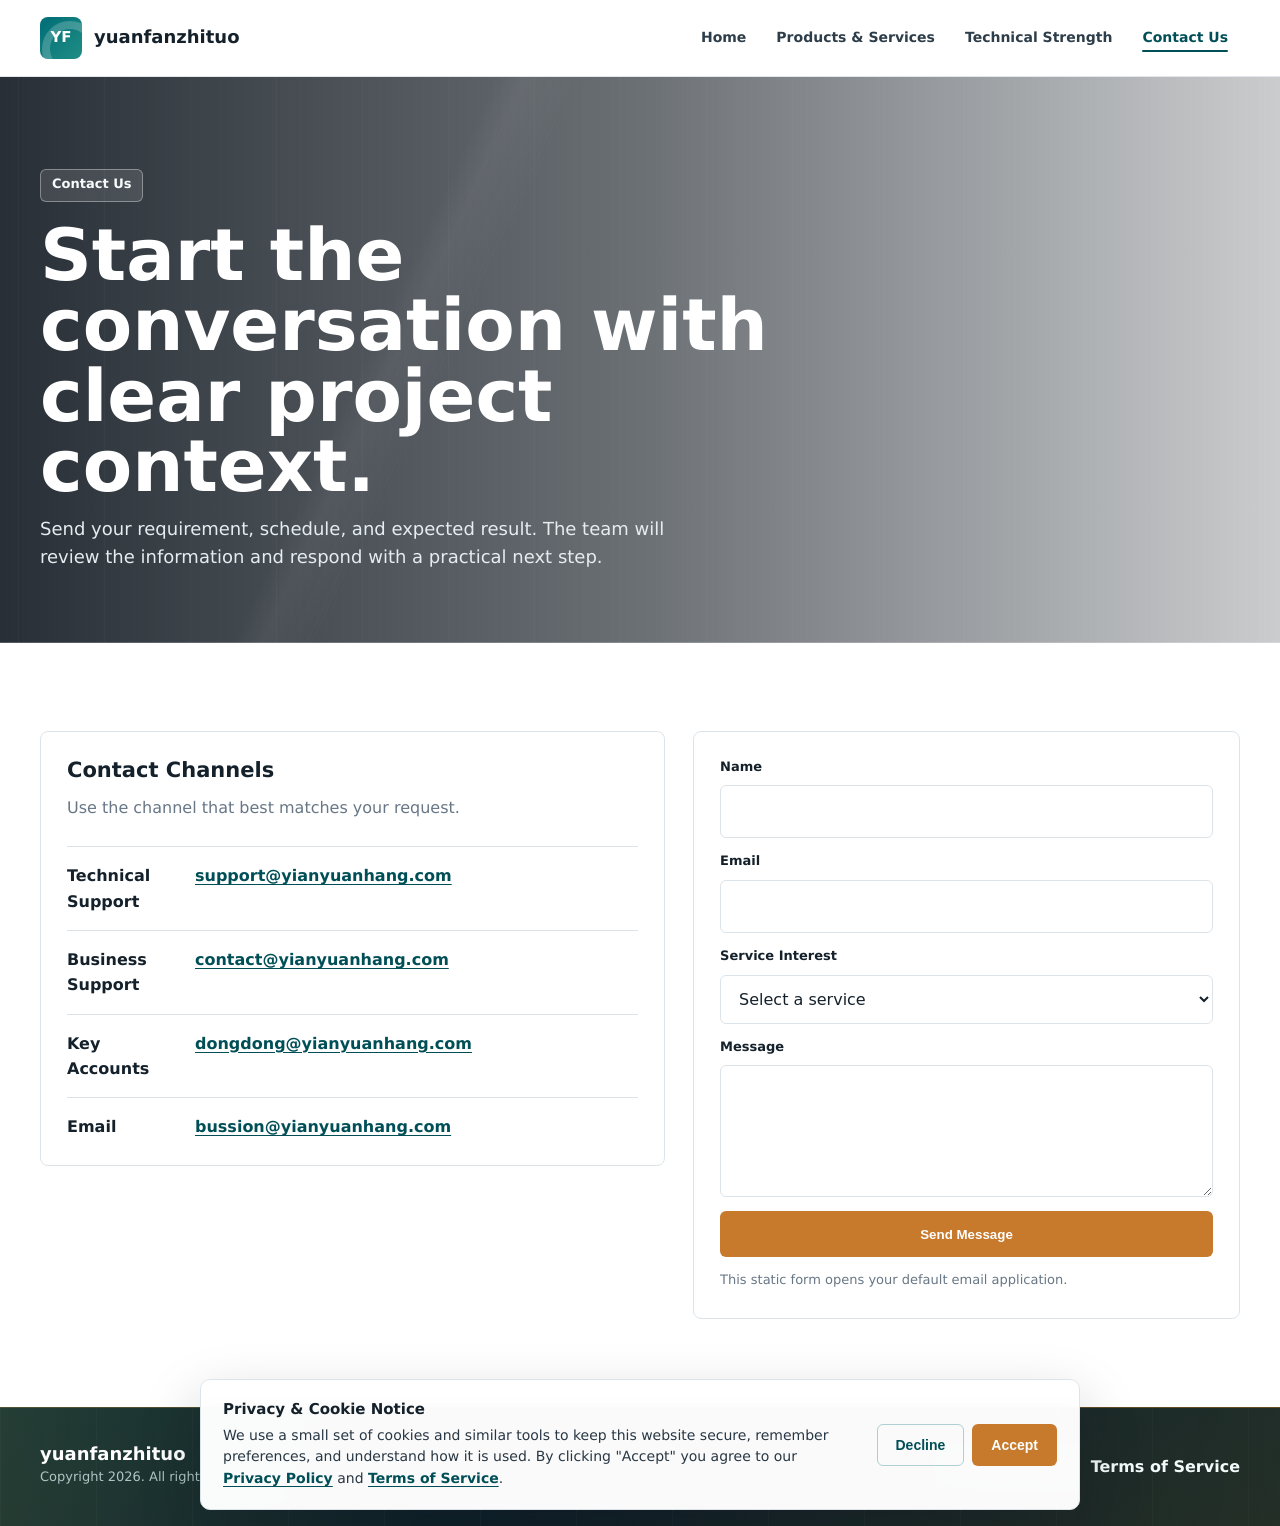
<file: contact.html>
<!DOCTYPE html>
<html lang="en">
<head>
  <meta charset="UTF-8">
  <meta name="viewport" content="width=device-width, initial-scale=1.0">
  <title>Contact Us | yuanfanzhituo</title>
  <meta name="description" content="Contact yuanfanzhituo for product solutions, service operations, technology support, and custom project consultation.">
  <link rel="stylesheet" href="site.css">
</head>
<body>
  <header class="site-header">
    <nav class="nav" aria-label="Primary navigation">
      <a class="brand" href="index.html" aria-label="yuanfanzhituo home">
        <span class="brand-mark">YF</span>
        <span class="brand-name">yuanfanzhituo</span>
      </a>
      <div class="nav-links">
        <a href="index.html">Home</a>
        <a href="services.html">Products &amp; Services</a>
        <a href="technology.html">Technical Strength</a>
        <a class="active" href="contact.html">Contact Us</a>
      </div>
    </nav>
  </header>

  <main>
    <section class="page-hero contact-page">
      <div class="container">
        <span class="eyebrow">Contact Us</span>
        <h1>Start the conversation with clear project context.</h1>
        <p>
          Send your requirement, schedule, and expected result. The team will
          review the information and respond with a practical next step.
        </p>
      </div>
    </section>

    <section class="section">
      <div class="container">
        <div class="contact-layout">
          <div class="card contact-card">
            <h3>Contact Channels</h3>
            <p>
              Use the channel that best matches your request.
            </p>
            <ul class="contact-list">
              <li>
                <strong>Technical Support</strong>
                <a href="mailto:support@yuanfanzhituo.com">support@yianyuanhang.com</a>
              </li>
              <li>
                <strong>Business Support</strong>
                <a href="mailto:contact@yuanfanzhituo.com">contact@yianyuanhang.com</a>
              </li>
              <li>
                <strong>Key Accounts</strong>
                <a href="mailto:dongdong@yuanfanzhituo.com">dongdong@yianyuanhang.com</a>
              </li>
              <li>
                <strong>Email</strong>
                <a href="mailto:bussion@yuanfanzhituo.com">bussion@yianyuanhang.com</a>
              </li>
            </ul>
          </div>

          <div class="card contact-card">
            <form class="contact-form" action="mailto:contact@yuanfanzhituo.com" method="post" enctype="text/plain">
              <div class="field">
                <label for="name">Name</label>
                <input id="name" name="name" type="text" autocomplete="name" required>
              </div>
              <div class="field">
                <label for="email">Email</label>
                <input id="email" name="email" type="email" autocomplete="email" required>
              </div>
              <div class="field">
                <label for="service">Service Interest</label>
                <select id="service" name="service" required>
                  <option value="">Select a service</option>
                  <option value="Product Solutions">Product Solutions</option>
                  <option value="Service Operations">Service Operations</option>
                  <option value="Digital Implementation">Digital Implementation</option>
                  <option value="Project Consulting">Project Consulting</option>
                </select>
              </div>
              <div class="field">
                <label for="message">Message</label>
                <textarea id="message" name="message" required></textarea>
              </div>
              <button class="button primary" type="submit">Send Message</button>
              <div class="form-note">This static form opens your default email application.</div>
            </form>
          </div>
        </div>
      </div>
    </section>
  </main>

  <footer class="site-footer">
    <div class="footer-inner">
      <div class="footer-brand">
        <strong>yuanfanzhituo</strong>
        <span>Copyright 2026. All rights reserved.</span>
      </div>
      <div class="footer-links">
        <a href="privacy.html">Privacy Policy</a>
        <a href="terms.html">Terms of Service</a>
      </div>
    </div>
  </footer>
  <script src="site.js" defer></script>
</body>
</html>
</file>
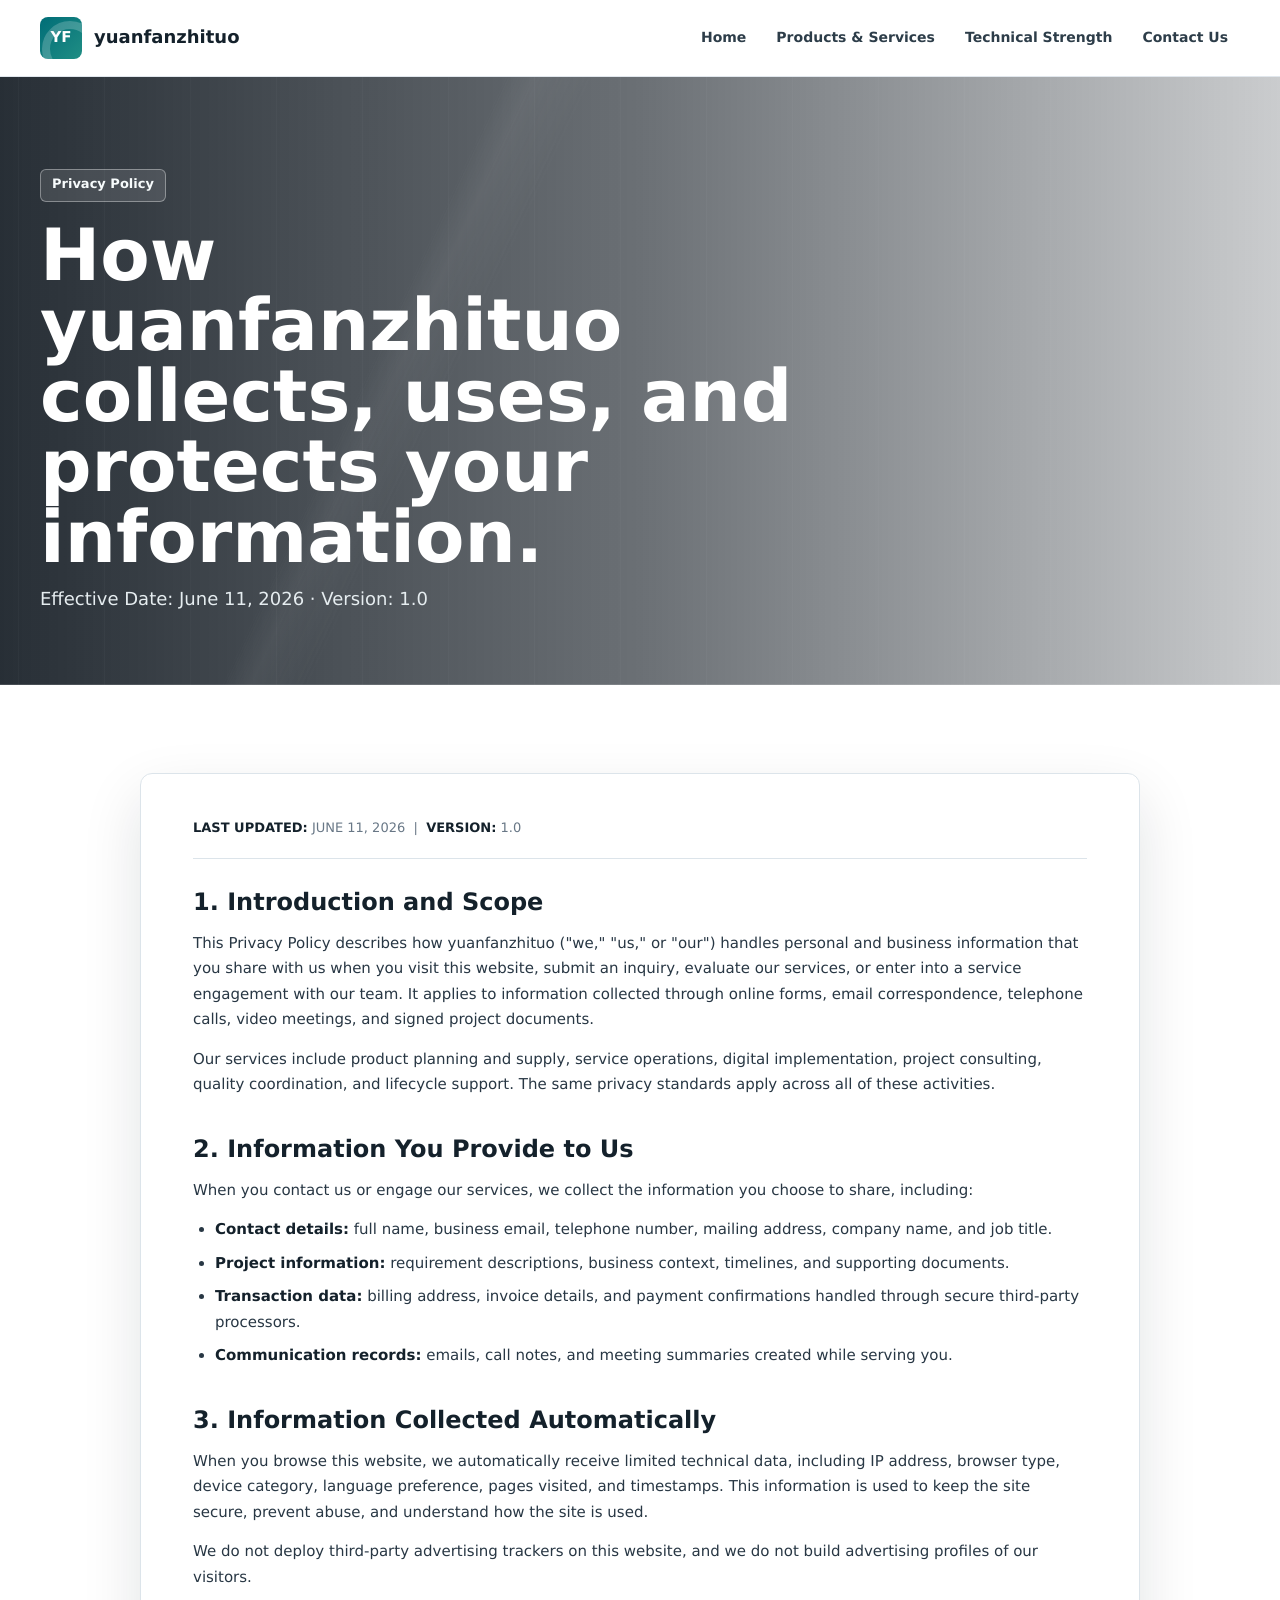
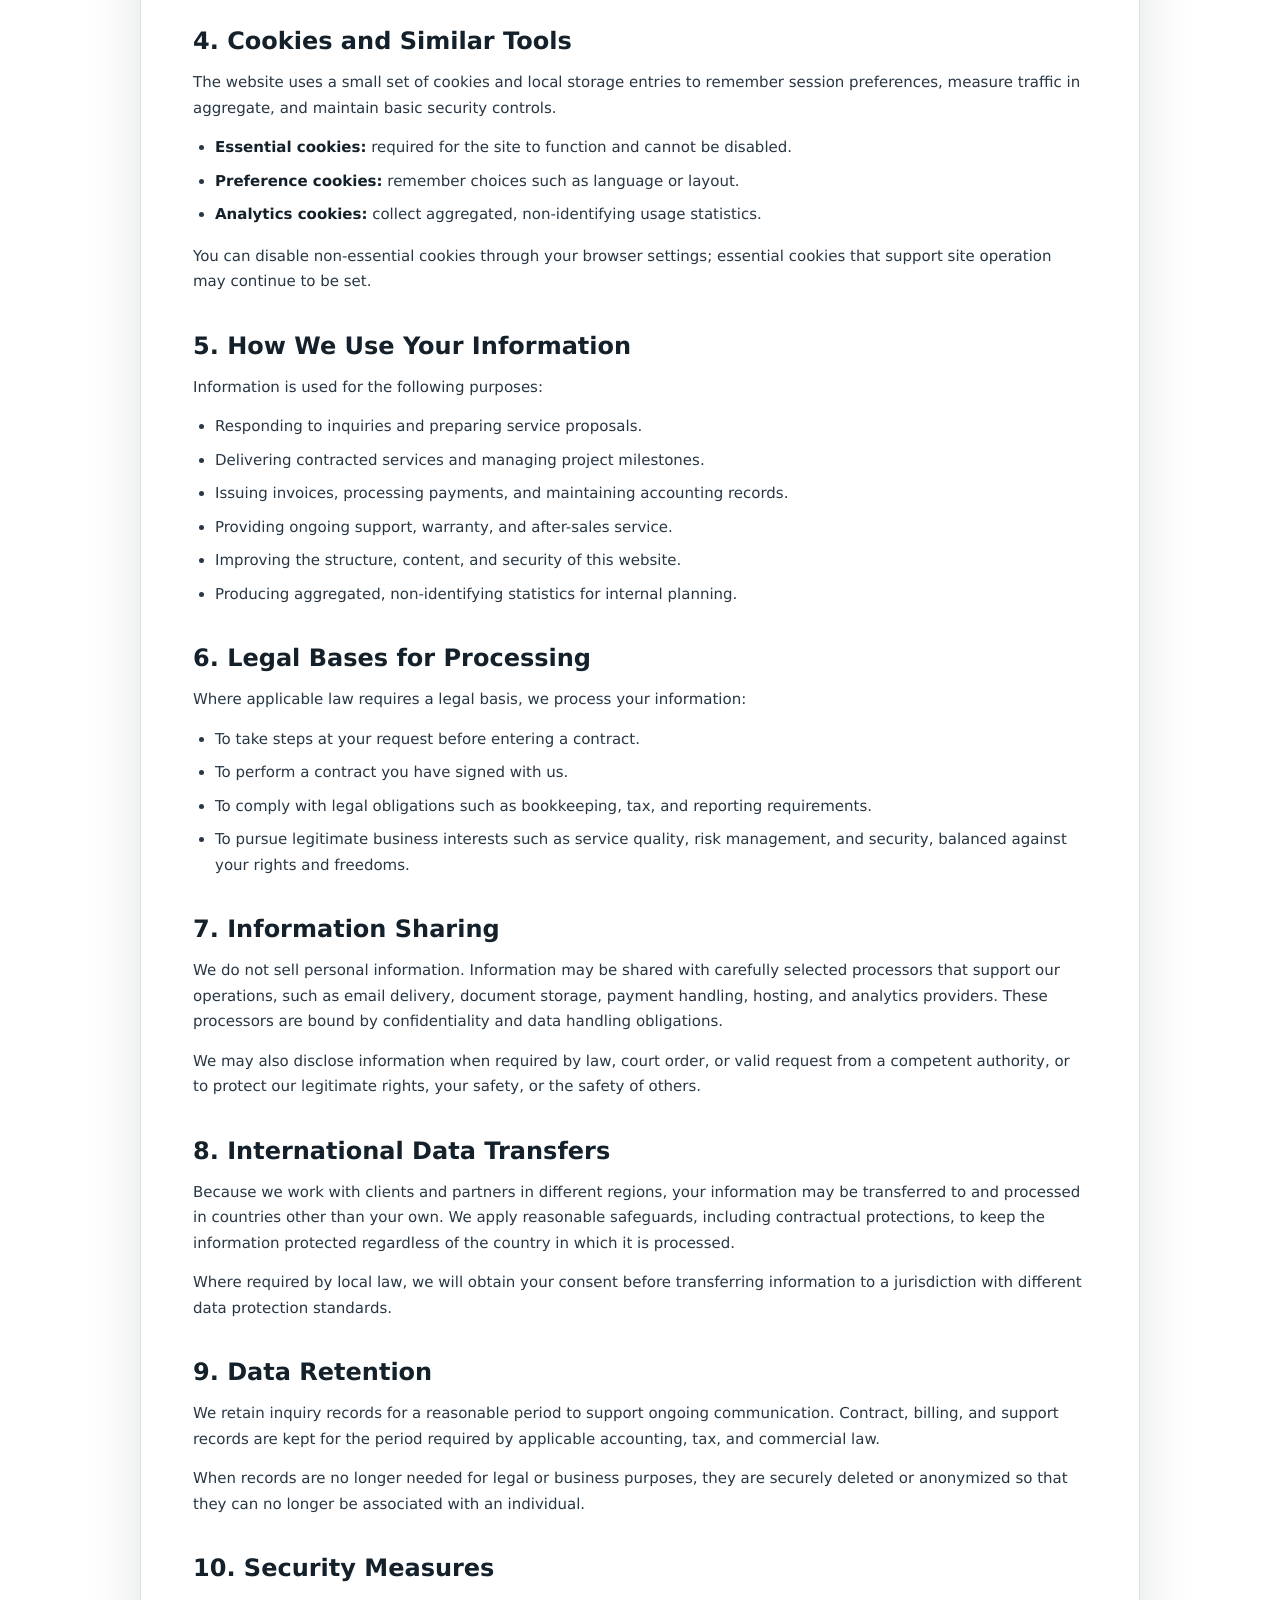
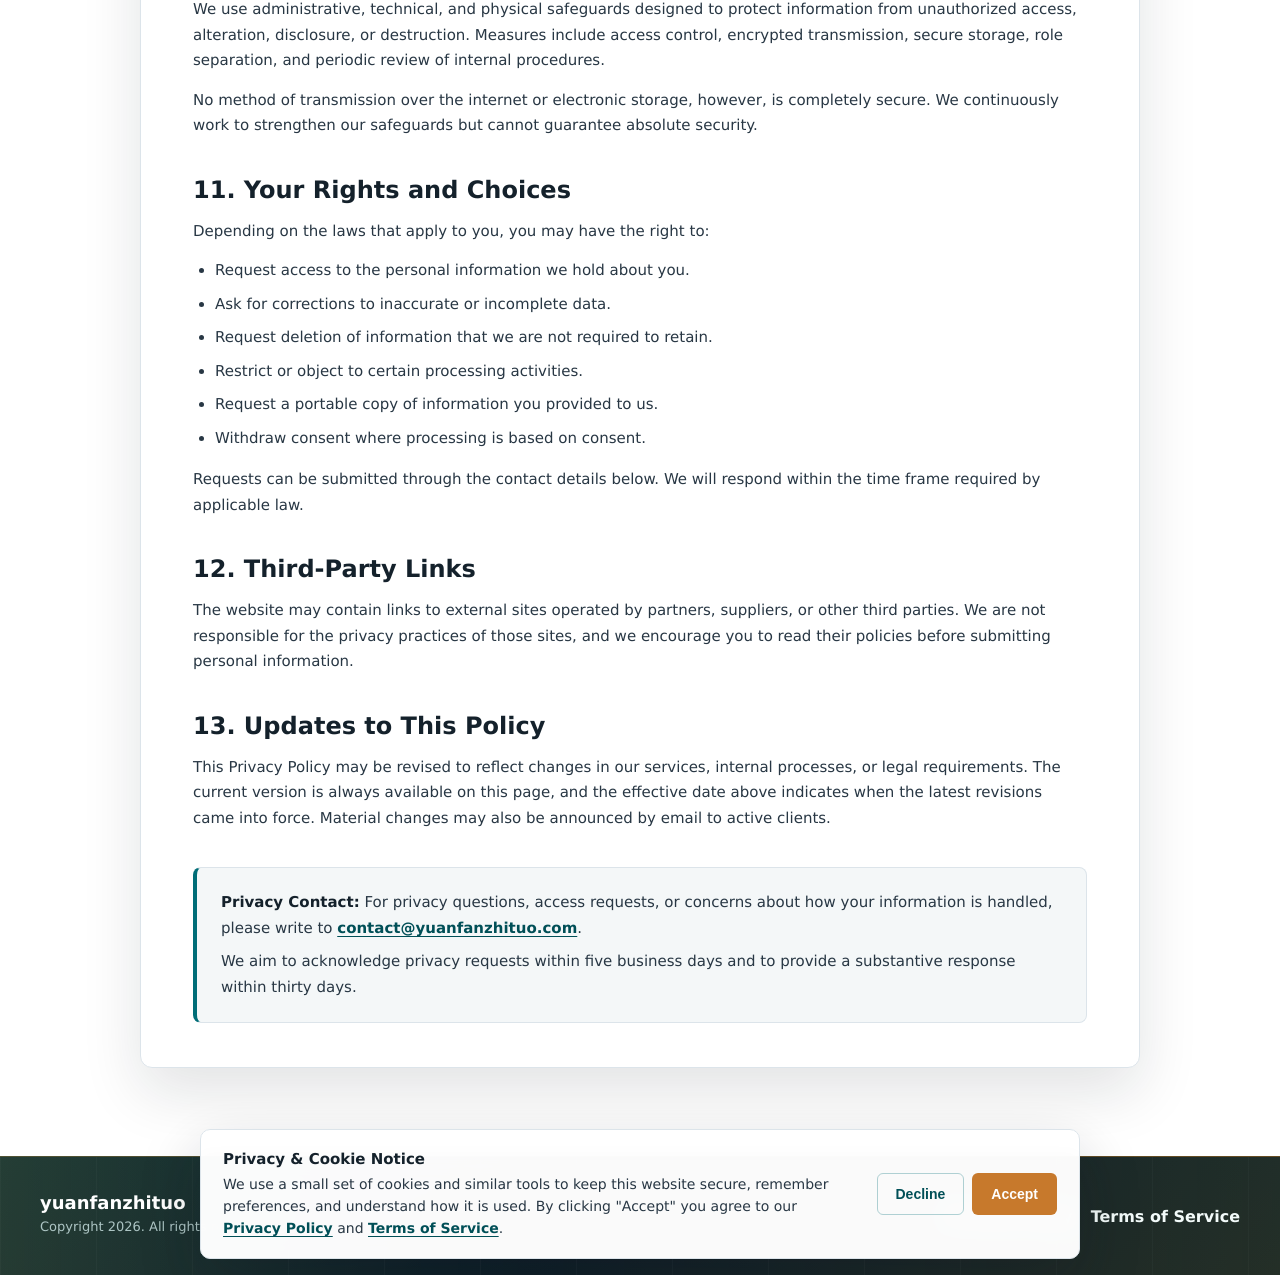
<file: privacy.html>
<!DOCTYPE html>
<html lang="en">
<head>
  <meta charset="UTF-8">
  <meta name="viewport" content="width=device-width, initial-scale=1.0">
  <title>Privacy Policy | yuanfanzhituo</title>
  <meta name="description" content="Privacy Policy for yuanfanzhituo, covering information collection, use, sharing, protection, and your rights.">
  <link rel="stylesheet" href="site.css">
</head>
<body>
  <header class="site-header">
    <nav class="nav" aria-label="Primary navigation">
      <a class="brand" href="index.html" aria-label="yuanfanzhituo home">
        <span class="brand-mark">YF</span>
        <span class="brand-name">yuanfanzhituo</span>
      </a>
      <div class="nav-links">
        <a href="index.html">Home</a>
        <a href="services.html">Products &amp; Services</a>
        <a href="technology.html">Technical Strength</a>
        <a href="contact.html">Contact Us</a>
      </div>
    </nav>
  </header>

  <main>
    <section class="page-hero legal-page">
      <div class="container">
        <span class="eyebrow">Privacy Policy</span>
        <h1>How yuanfanzhituo collects, uses, and protects your information.</h1>
        <p>Effective Date: June 11, 2026 &middot; Version: 1.0</p>
      </div>
    </section>

    <section class="section">
      <div class="container legal-doc-wrap">
        <article class="legal-doc card">
          <div class="legal-meta">
            <strong>Last Updated:</strong> June 11, 2026 &nbsp;|&nbsp; <strong>Version:</strong> 1.0
          </div>

          <h2>1. Introduction and Scope</h2>
          <p>
            This Privacy Policy describes how yuanfanzhituo ("we," "us," or
            "our") handles personal and business information that you share
            with us when you visit this website, submit an inquiry, evaluate
            our services, or enter into a service engagement with our team.
            It applies to information collected through online forms, email
            correspondence, telephone calls, video meetings, and signed
            project documents.
          </p>
          <p>
            Our services include product planning and supply, service
            operations, digital implementation, project consulting, quality
            coordination, and lifecycle support. The same privacy standards
            apply across all of these activities.
          </p>

          <h2>2. Information You Provide to Us</h2>
          <p>
            When you contact us or engage our services, we collect the
            information you choose to share, including:
          </p>
          <ul>
            <li><strong>Contact details:</strong> full name, business email, telephone number, mailing address, company name, and job title.</li>
            <li><strong>Project information:</strong> requirement descriptions, business context, timelines, and supporting documents.</li>
            <li><strong>Transaction data:</strong> billing address, invoice details, and payment confirmations handled through secure third-party processors.</li>
            <li><strong>Communication records:</strong> emails, call notes, and meeting summaries created while serving you.</li>
          </ul>

          <h2>3. Information Collected Automatically</h2>
          <p>
            When you browse this website, we automatically receive limited
            technical data, including IP address, browser type, device
            category, language preference, pages visited, and timestamps.
            This information is used to keep the site secure, prevent abuse,
            and understand how the site is used.
          </p>
          <p>
            We do not deploy third-party advertising trackers on this
            website, and we do not build advertising profiles of our
            visitors.
          </p>

          <h2>4. Cookies and Similar Tools</h2>
          <p>
            The website uses a small set of cookies and local storage
            entries to remember session preferences, measure traffic in
            aggregate, and maintain basic security controls.
          </p>
          <ul>
            <li><strong>Essential cookies:</strong> required for the site to function and cannot be disabled.</li>
            <li><strong>Preference cookies:</strong> remember choices such as language or layout.</li>
            <li><strong>Analytics cookies:</strong> collect aggregated, non-identifying usage statistics.</li>
          </ul>
          <p>
            You can disable non-essential cookies through your browser
            settings; essential cookies that support site operation may
            continue to be set.
          </p>

          <h2>5. How We Use Your Information</h2>
          <p>Information is used for the following purposes:</p>
          <ul>
            <li>Responding to inquiries and preparing service proposals.</li>
            <li>Delivering contracted services and managing project milestones.</li>
            <li>Issuing invoices, processing payments, and maintaining accounting records.</li>
            <li>Providing ongoing support, warranty, and after-sales service.</li>
            <li>Improving the structure, content, and security of this website.</li>
            <li>Producing aggregated, non-identifying statistics for internal planning.</li>
          </ul>

          <h2>6. Legal Bases for Processing</h2>
          <p>Where applicable law requires a legal basis, we process your information:</p>
          <ul>
            <li>To take steps at your request before entering a contract.</li>
            <li>To perform a contract you have signed with us.</li>
            <li>To comply with legal obligations such as bookkeeping, tax, and reporting requirements.</li>
            <li>To pursue legitimate business interests such as service quality, risk management, and security, balanced against your rights and freedoms.</li>
          </ul>

          <h2>7. Information Sharing</h2>
          <p>
            We do not sell personal information. Information may be shared
            with carefully selected processors that support our operations,
            such as email delivery, document storage, payment handling,
            hosting, and analytics providers. These processors are bound by
            confidentiality and data handling obligations.
          </p>
          <p>
            We may also disclose information when required by law, court
            order, or valid request from a competent authority, or to
            protect our legitimate rights, your safety, or the safety of
            others.
          </p>

          <h2>8. International Data Transfers</h2>
          <p>
            Because we work with clients and partners in different regions,
            your information may be transferred to and processed in
            countries other than your own. We apply reasonable safeguards,
            including contractual protections, to keep the information
            protected regardless of the country in which it is processed.
          </p>
          <p>
            Where required by local law, we will obtain your consent before
            transferring information to a jurisdiction with different data
            protection standards.
          </p>

          <h2>9. Data Retention</h2>
          <p>
            We retain inquiry records for a reasonable period to support
            ongoing communication. Contract, billing, and support records
            are kept for the period required by applicable accounting, tax,
            and commercial law.
          </p>
          <p>
            When records are no longer needed for legal or business
            purposes, they are securely deleted or anonymized so that they
            can no longer be associated with an individual.
          </p>

          <h2>10. Security Measures</h2>
          <p>
            We use administrative, technical, and physical safeguards
            designed to protect information from unauthorized access,
            alteration, disclosure, or destruction. Measures include access
            control, encrypted transmission, secure storage, role
            separation, and periodic review of internal procedures.
          </p>
          <p>
            No method of transmission over the internet or electronic
            storage, however, is completely secure. We continuously work to
            strengthen our safeguards but cannot guarantee absolute
            security.
          </p>

          <h2>11. Your Rights and Choices</h2>
          <p>Depending on the laws that apply to you, you may have the right to:</p>
          <ul>
            <li>Request access to the personal information we hold about you.</li>
            <li>Ask for corrections to inaccurate or incomplete data.</li>
            <li>Request deletion of information that we are not required to retain.</li>
            <li>Restrict or object to certain processing activities.</li>
            <li>Request a portable copy of information you provided to us.</li>
            <li>Withdraw consent where processing is based on consent.</li>
          </ul>
          <p>
            Requests can be submitted through the contact details below. We
            will respond within the time frame required by applicable law.
          </p>

          <h2>12. Third-Party Links</h2>
          <p>
            The website may contain links to external sites operated by
            partners, suppliers, or other third parties. We are not
            responsible for the privacy practices of those sites, and we
            encourage you to read their policies before submitting personal
            information.
          </p>

          <h2>13. Updates to This Policy</h2>
          <p>
            This Privacy Policy may be revised to reflect changes in our
            services, internal processes, or legal requirements. The
            current version is always available on this page, and the
            effective date above indicates when the latest revisions came
            into force. Material changes may also be announced by email to
            active clients.
          </p>

          <div class="legal-contact">
            <p>
              <strong>Privacy Contact:</strong> For privacy questions, access
              requests, or concerns about how your information is handled,
              please write to
              <a href="mailto:contact@yuanfanzhituo.com">contact@yuanfanzhituo.com</a>.
            </p>
            <p>
              We aim to acknowledge privacy requests within five business
              days and to provide a substantive response within thirty days.
            </p>
          </div>
        </article>
      </div>
    </section>
  </main>

  <footer class="site-footer">
    <div class="footer-inner">
      <div class="footer-brand">
        <strong>yuanfanzhituo</strong>
        <span>Copyright 2026. All rights reserved.</span>
      </div>
      <div class="footer-links">
        <a href="privacy.html">Privacy Policy</a>
        <a href="terms.html">Terms of Service</a>
      </div>
    </div>
  </footer>
  <script src="site.js" defer></script>
</body>
</html>
</file>
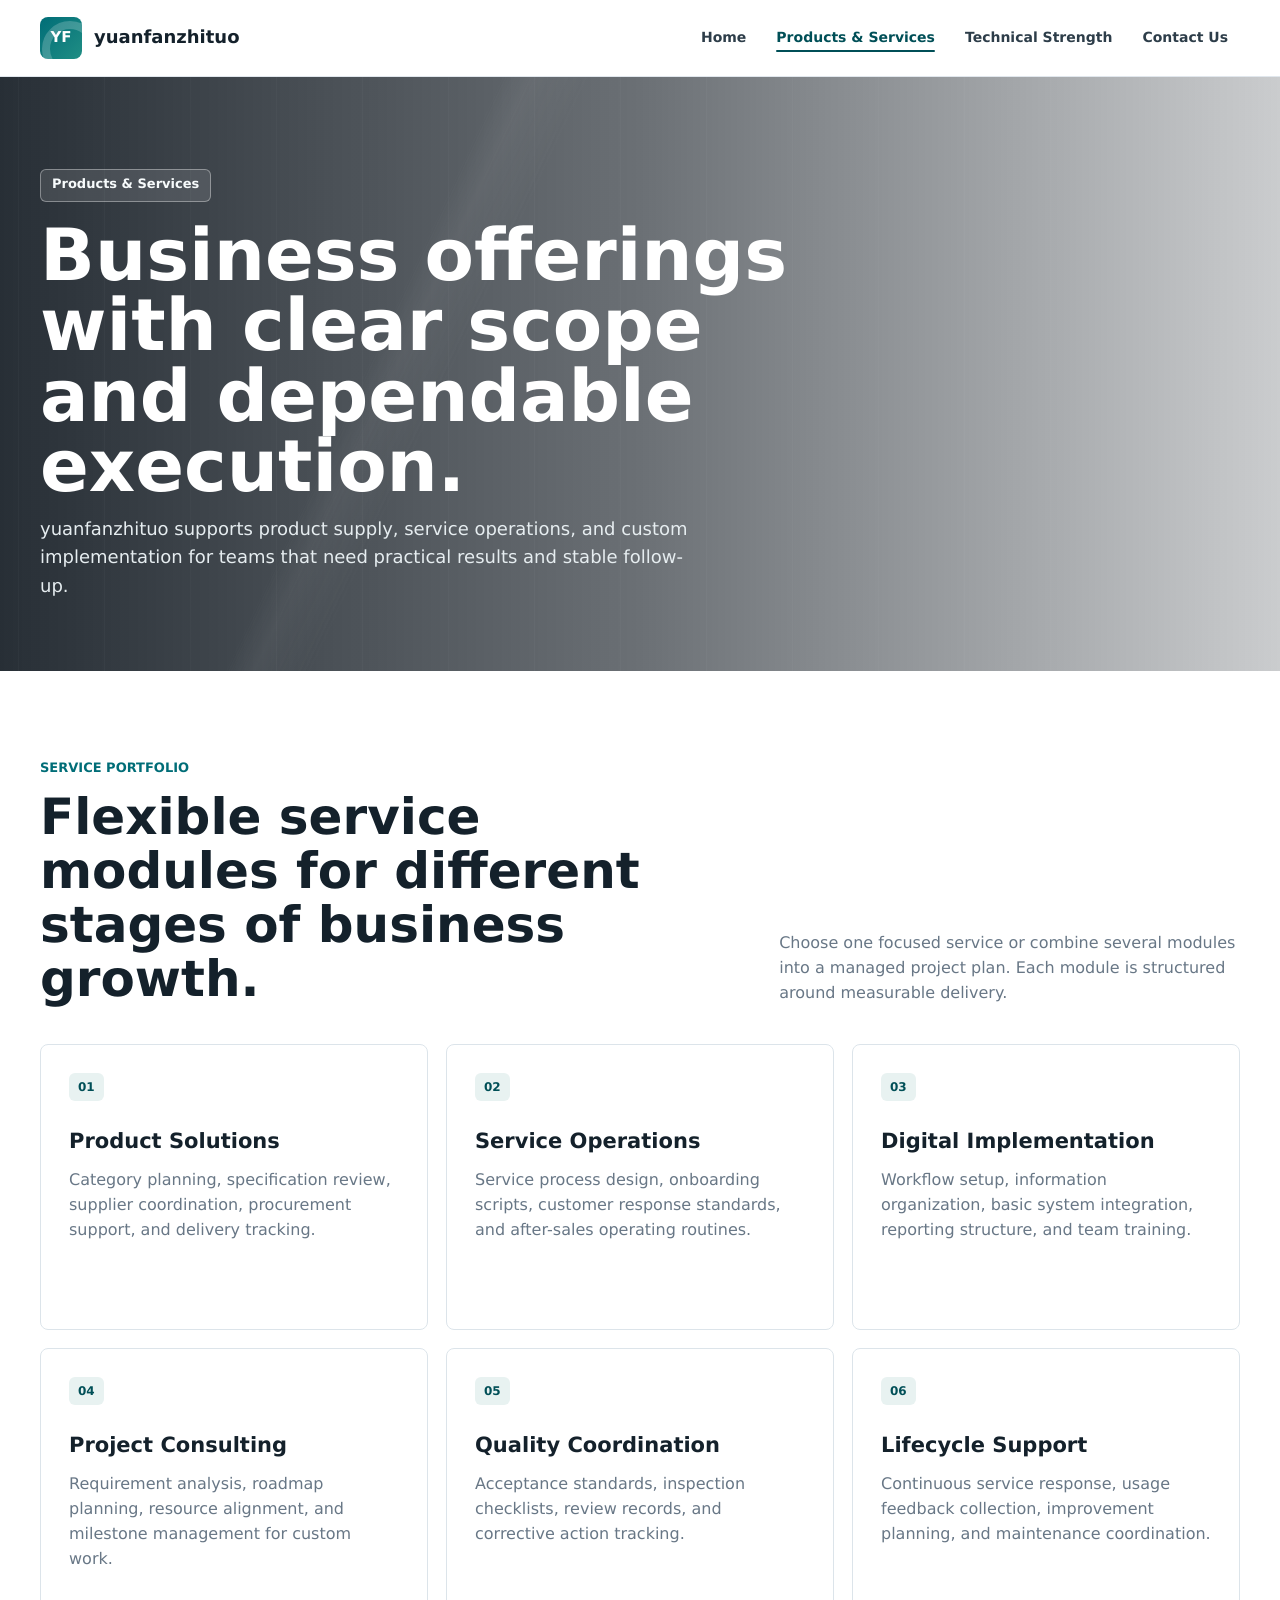
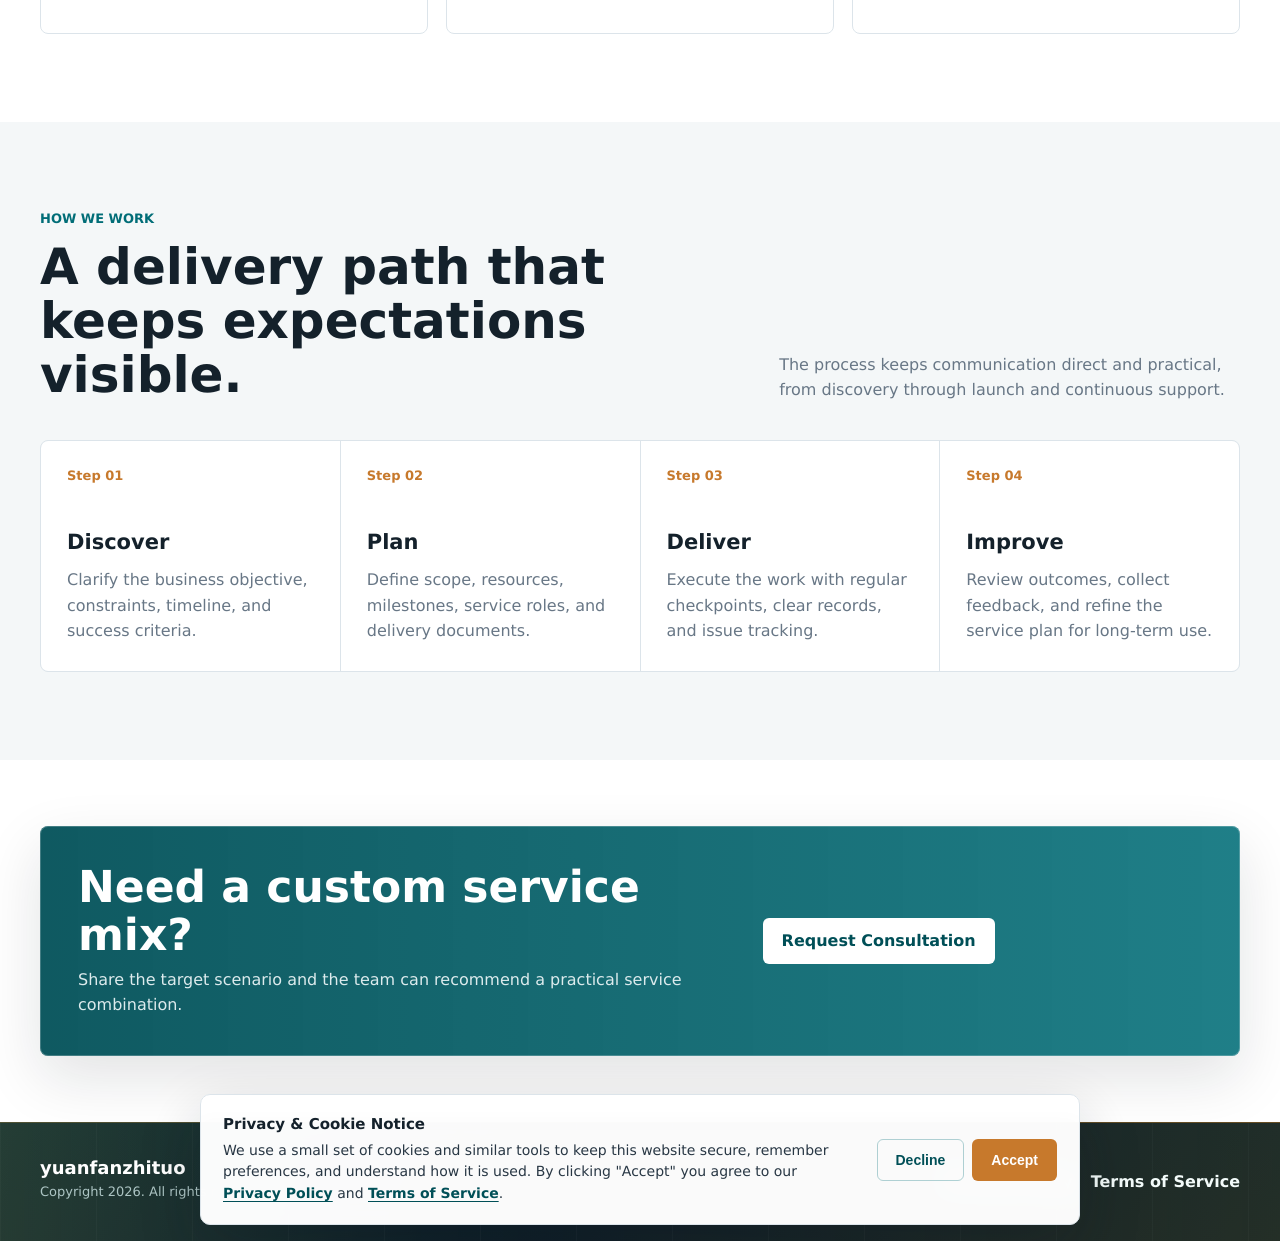
<file: services.html>
<!DOCTYPE html>
<html lang="en">
<head>
  <meta charset="UTF-8">
  <meta name="viewport" content="width=device-width, initial-scale=1.0">
  <title>Products & Services | yuanfanzhituo</title>
  <meta name="description" content="Products and services from yuanfanzhituo, including product solutions, service operations, and digital implementation.">
  <link rel="stylesheet" href="site.css">
</head>
<body>
  <header class="site-header">
    <nav class="nav" aria-label="Primary navigation">
      <a class="brand" href="index.html" aria-label="yuanfanzhituo home">
        <span class="brand-mark">YF</span>
        <span class="brand-name">yuanfanzhituo</span>
      </a>
      <div class="nav-links">
        <a href="index.html">Home</a>
        <a class="active" href="services.html">Products &amp; Services</a>
        <a href="technology.html">Technical Strength</a>
        <a href="contact.html">Contact Us</a>
      </div>
    </nav>
  </header>

  <main>
    <section class="page-hero services-page">
      <div class="container">
        <span class="eyebrow">Products &amp; Services</span>
        <h1>Business offerings with clear scope and dependable execution.</h1>
        <p>
          yuanfanzhituo supports product supply, service operations, and custom
          implementation for teams that need practical results and stable follow-up.
        </p>
      </div>
    </section>

    <section class="section">
      <div class="container">
        <div class="section-head">
          <div>
            <div class="section-label">Service Portfolio</div>
            <h2>Flexible service modules for different stages of business growth.</h2>
          </div>
          <p>
            Choose one focused service or combine several modules into a managed
            project plan. Each module is structured around measurable delivery.
          </p>
        </div>

        <div class="service-grid">
          <article class="card service-card">
            <div class="card-kicker">01</div>
            <h3>Product Solutions</h3>
            <p>
              Category planning, specification review, supplier coordination,
              procurement support, and delivery tracking.
            </p>
          </article>
          <article class="card service-card">
            <div class="card-kicker">02</div>
            <h3>Service Operations</h3>
            <p>
              Service process design, onboarding scripts, customer response
              standards, and after-sales operating routines.
            </p>
          </article>
          <article class="card service-card">
            <div class="card-kicker">03</div>
            <h3>Digital Implementation</h3>
            <p>
              Workflow setup, information organization, basic system integration,
              reporting structure, and team training.
            </p>
          </article>
          <article class="card service-card">
            <div class="card-kicker">04</div>
            <h3>Project Consulting</h3>
            <p>
              Requirement analysis, roadmap planning, resource alignment, and
              milestone management for custom work.
            </p>
          </article>
          <article class="card service-card">
            <div class="card-kicker">05</div>
            <h3>Quality Coordination</h3>
            <p>
              Acceptance standards, inspection checklists, review records, and
              corrective action tracking.
            </p>
          </article>
          <article class="card service-card">
            <div class="card-kicker">06</div>
            <h3>Lifecycle Support</h3>
            <p>
              Continuous service response, usage feedback collection, improvement
              planning, and maintenance coordination.
            </p>
          </article>
        </div>
      </div>
    </section>

    <section class="section alt">
      <div class="container">
        <div class="section-head">
          <div>
            <div class="section-label">How We Work</div>
            <h2>A delivery path that keeps expectations visible.</h2>
          </div>
          <p>
            The process keeps communication direct and practical, from discovery
            through launch and continuous support.
          </p>
        </div>

        <div class="process">
          <article class="step">
            <span class="step-number">Step 01</span>
            <h3>Discover</h3>
            <p>Clarify the business objective, constraints, timeline, and success criteria.</p>
          </article>
          <article class="step">
            <span class="step-number">Step 02</span>
            <h3>Plan</h3>
            <p>Define scope, resources, milestones, service roles, and delivery documents.</p>
          </article>
          <article class="step">
            <span class="step-number">Step 03</span>
            <h3>Deliver</h3>
            <p>Execute the work with regular checkpoints, clear records, and issue tracking.</p>
          </article>
          <article class="step">
            <span class="step-number">Step 04</span>
            <h3>Improve</h3>
            <p>Review outcomes, collect feedback, and refine the service plan for long-term use.</p>
          </article>
        </div>
      </div>
    </section>

    <section class="section compact">
      <div class="container">
        <div class="cta-band">
          <div>
            <h2>Need a custom service mix?</h2>
            <p>Share the target scenario and the team can recommend a practical service combination.</p>
          </div>
          <div class="cta-actions">
            <a class="button light" href="contact.html">Request Consultation</a>
          </div>
        </div>
      </div>
    </section>
  </main>

  <footer class="site-footer">
    <div class="footer-inner">
      <div class="footer-brand">
        <strong>yuanfanzhituo</strong>
        <span>Copyright 2026. All rights reserved.</span>
      </div>
      <div class="footer-links">
        <a href="privacy.html">Privacy Policy</a>
        <a href="terms.html">Terms of Service</a>
      </div>
    </div>
  </footer>
  <script src="site.js" defer></script>
</body>
</html>
</file>
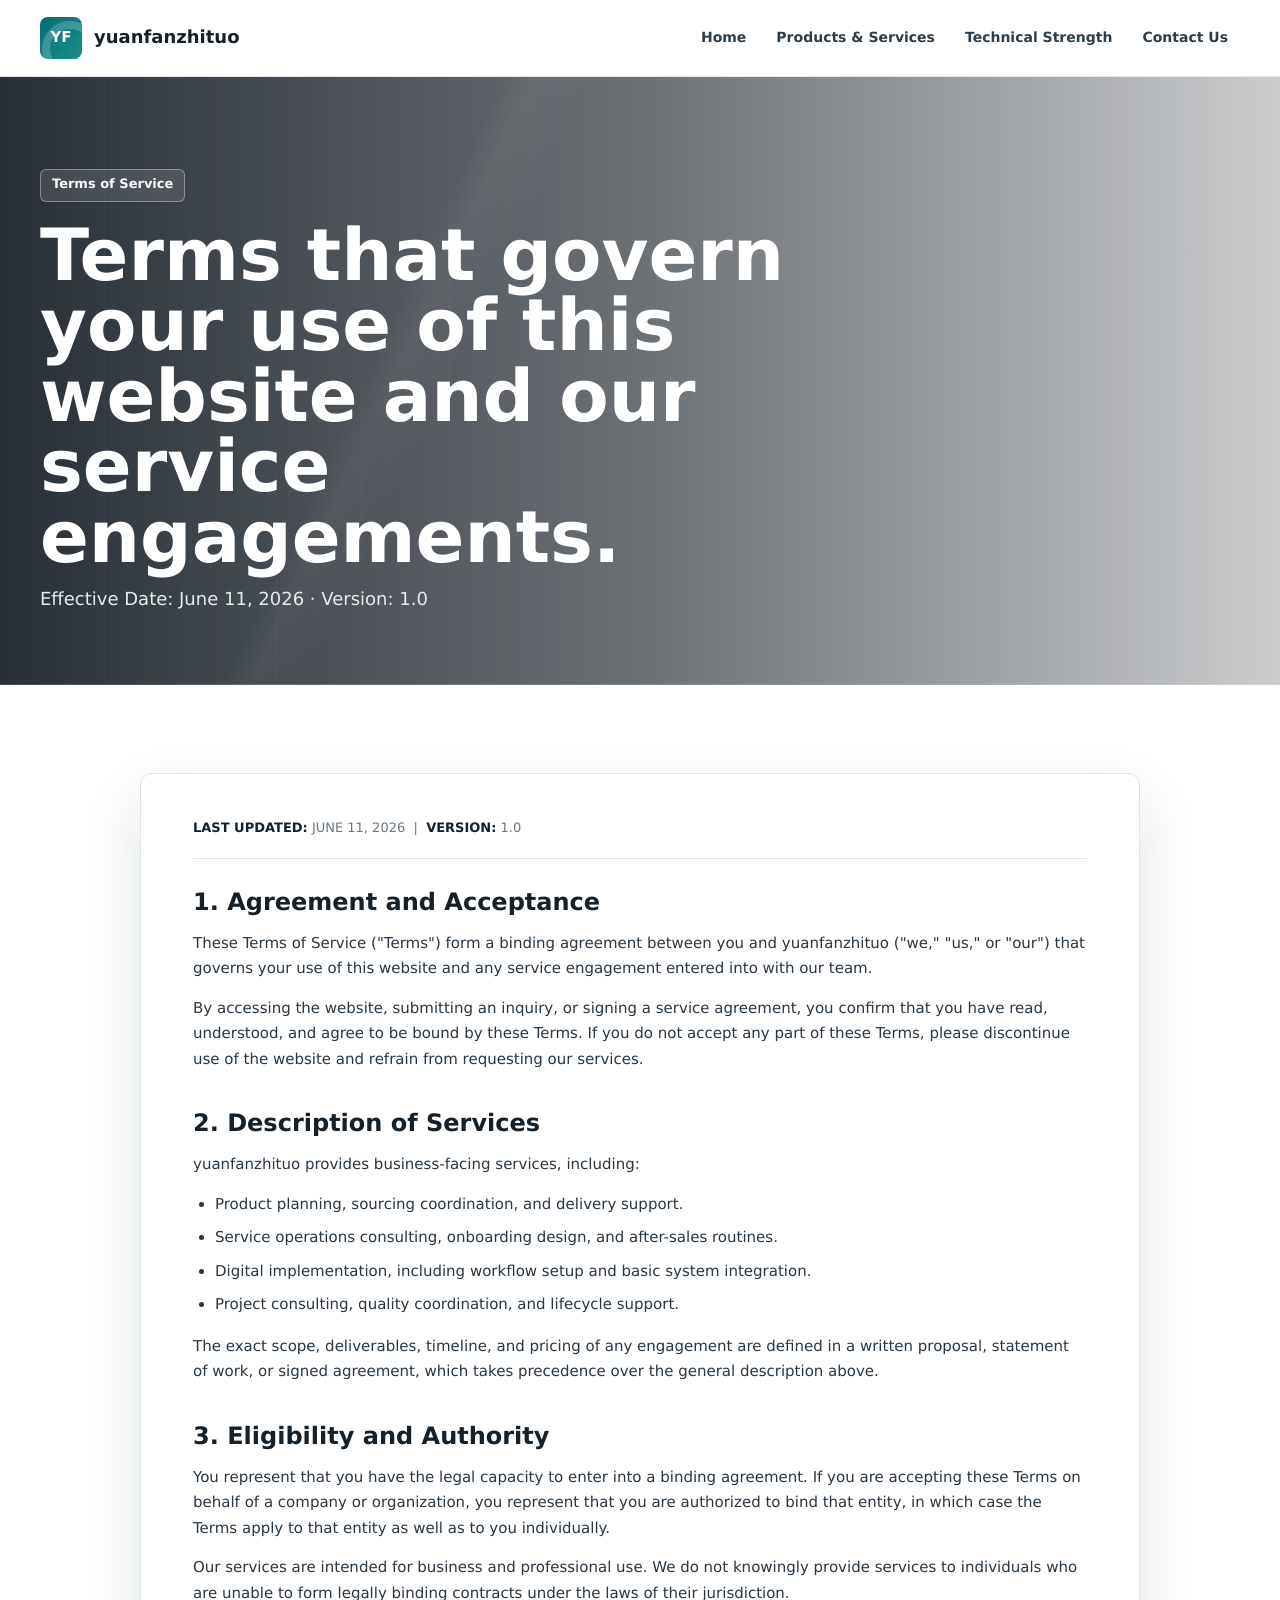
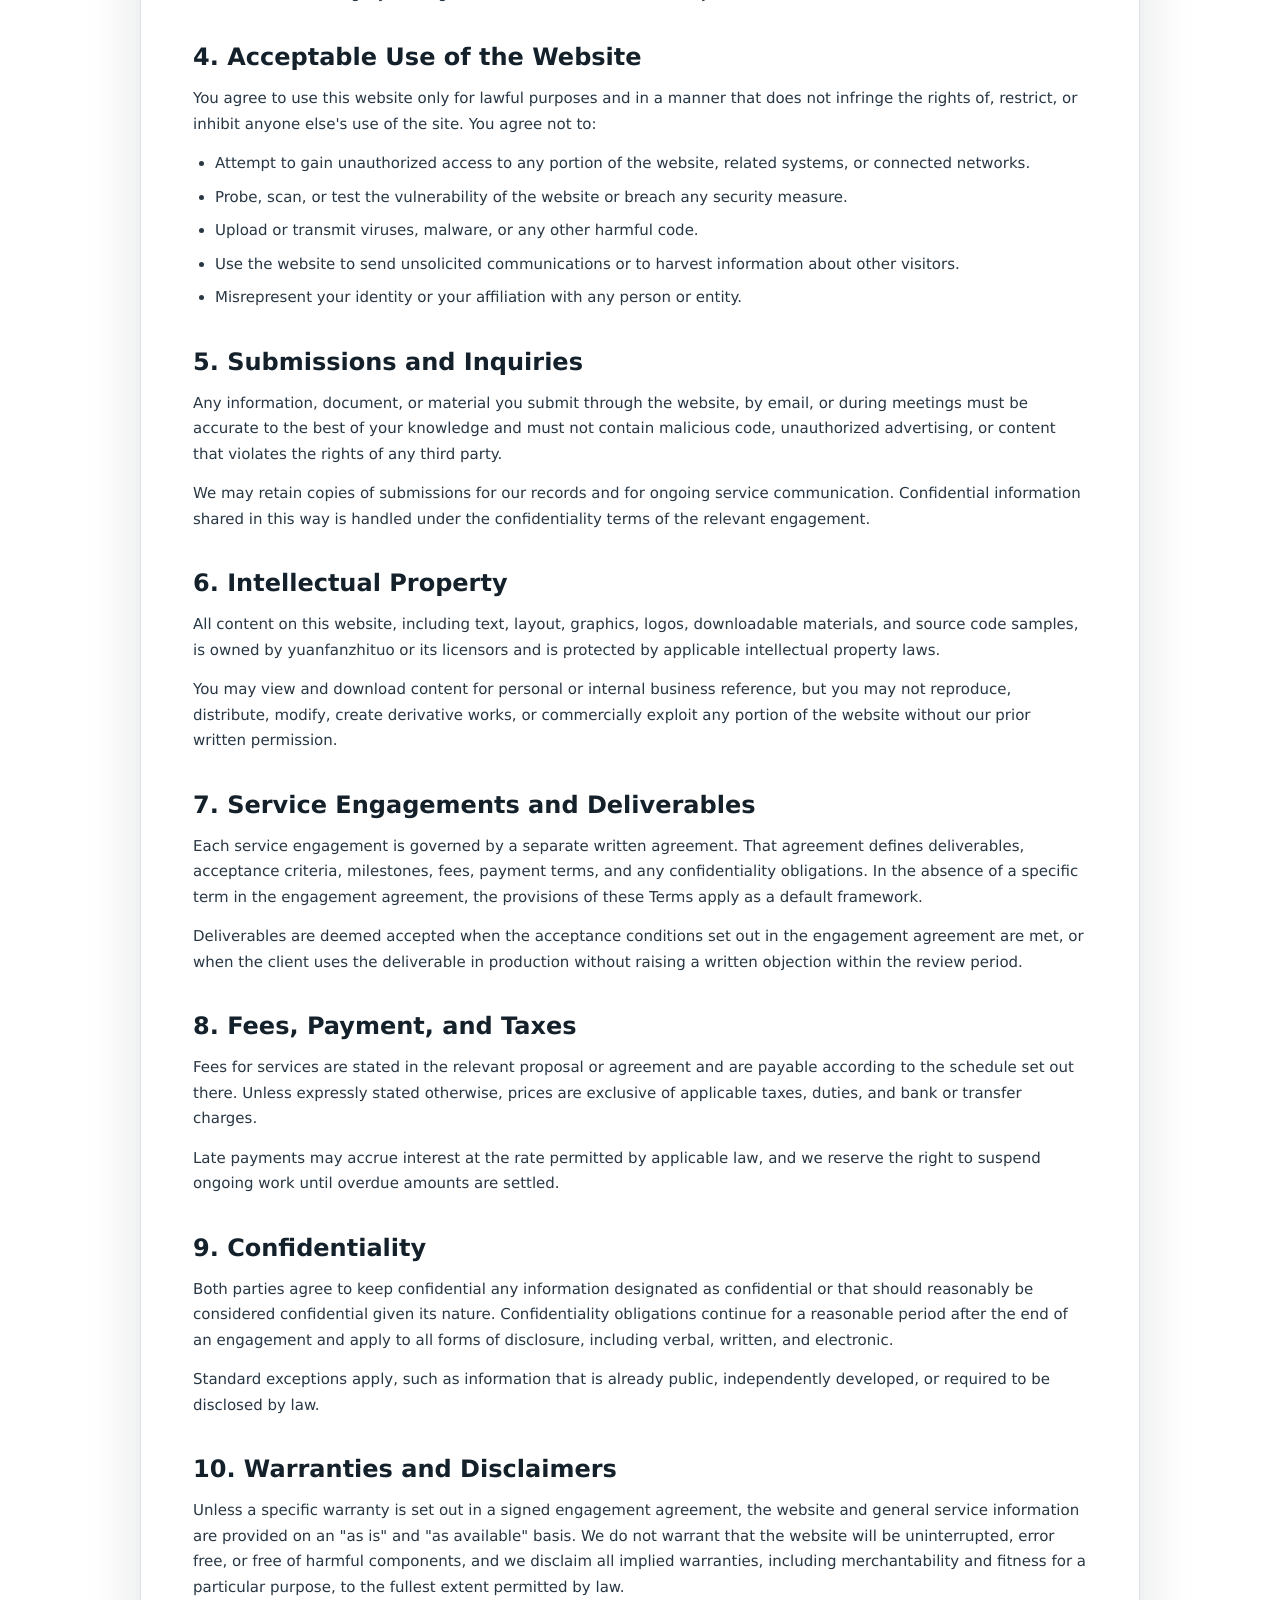
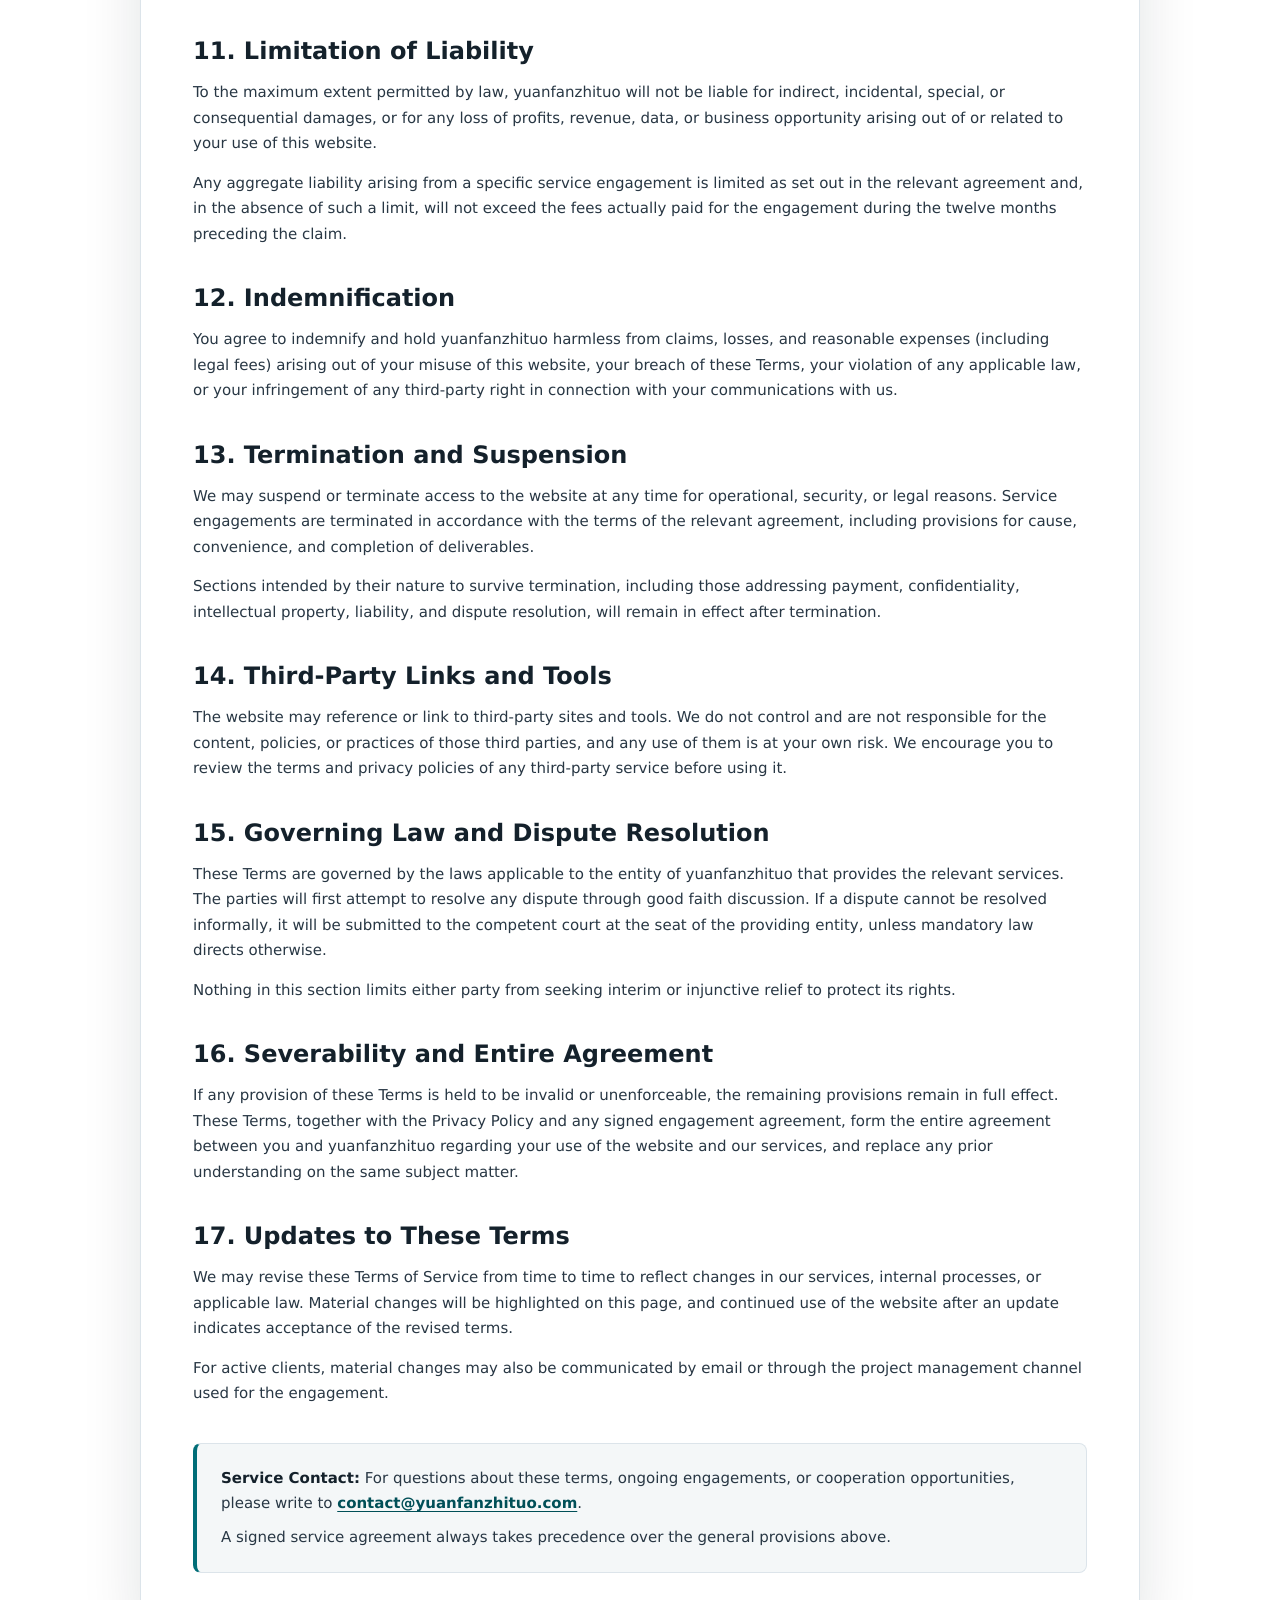
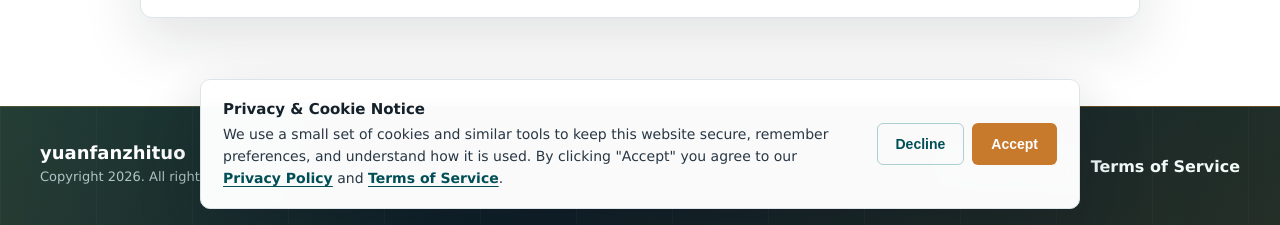
<file: terms.html>
<!DOCTYPE html>
<html lang="en">
<head>
  <meta charset="UTF-8">
  <meta name="viewport" content="width=device-width, initial-scale=1.0">
  <title>Terms of Service | yuanfanzhituo</title>
  <meta name="description" content="Terms of Service for yuanfanzhituo, covering website use, service engagements, intellectual property, liability, and dispute resolution.">
  <link rel="stylesheet" href="site.css">
</head>
<body>
  <header class="site-header">
    <nav class="nav" aria-label="Primary navigation">
      <a class="brand" href="index.html" aria-label="yuanfanzhituo home">
        <span class="brand-mark">YF</span>
        <span class="brand-name">yuanfanzhituo</span>
      </a>
      <div class="nav-links">
        <a href="index.html">Home</a>
        <a href="services.html">Products &amp; Services</a>
        <a href="technology.html">Technical Strength</a>
        <a href="contact.html">Contact Us</a>
      </div>
    </nav>
  </header>

  <main>
    <section class="page-hero legal-page">
      <div class="container">
        <span class="eyebrow">Terms of Service</span>
        <h1>Terms that govern your use of this website and our service engagements.</h1>
        <p>Effective Date: June 11, 2026 &middot; Version: 1.0</p>
      </div>
    </section>

    <section class="section">
      <div class="container legal-doc-wrap">
        <article class="legal-doc card">
          <div class="legal-meta">
            <strong>Last Updated:</strong> June 11, 2026 &nbsp;|&nbsp; <strong>Version:</strong> 1.0
          </div>

          <h2>1. Agreement and Acceptance</h2>
          <p>
            These Terms of Service ("Terms") form a binding agreement
            between you and yuanfanzhituo ("we," "us," or "our") that
            governs your use of this website and any service engagement
            entered into with our team.
          </p>
          <p>
            By accessing the website, submitting an inquiry, or signing a
            service agreement, you confirm that you have read, understood,
            and agree to be bound by these Terms. If you do not accept any
            part of these Terms, please discontinue use of the website and
            refrain from requesting our services.
          </p>

          <h2>2. Description of Services</h2>
          <p>yuanfanzhituo provides business-facing services, including:</p>
          <ul>
            <li>Product planning, sourcing coordination, and delivery support.</li>
            <li>Service operations consulting, onboarding design, and after-sales routines.</li>
            <li>Digital implementation, including workflow setup and basic system integration.</li>
            <li>Project consulting, quality coordination, and lifecycle support.</li>
          </ul>
          <p>
            The exact scope, deliverables, timeline, and pricing of any
            engagement are defined in a written proposal, statement of
            work, or signed agreement, which takes precedence over the
            general description above.
          </p>

          <h2>3. Eligibility and Authority</h2>
          <p>
            You represent that you have the legal capacity to enter into a
            binding agreement. If you are accepting these Terms on behalf
            of a company or organization, you represent that you are
            authorized to bind that entity, in which case the Terms apply
            to that entity as well as to you individually.
          </p>
          <p>
            Our services are intended for business and professional use. We
            do not knowingly provide services to individuals who are unable
            to form legally binding contracts under the laws of their
            jurisdiction.
          </p>

          <h2>4. Acceptable Use of the Website</h2>
          <p>
            You agree to use this website only for lawful purposes and in
            a manner that does not infringe the rights of, restrict, or
            inhibit anyone else's use of the site. You agree not to:
          </p>
          <ul>
            <li>Attempt to gain unauthorized access to any portion of the website, related systems, or connected networks.</li>
            <li>Probe, scan, or test the vulnerability of the website or breach any security measure.</li>
            <li>Upload or transmit viruses, malware, or any other harmful code.</li>
            <li>Use the website to send unsolicited communications or to harvest information about other visitors.</li>
            <li>Misrepresent your identity or your affiliation with any person or entity.</li>
          </ul>

          <h2>5. Submissions and Inquiries</h2>
          <p>
            Any information, document, or material you submit through the
            website, by email, or during meetings must be accurate to the
            best of your knowledge and must not contain malicious code,
            unauthorized advertising, or content that violates the rights
            of any third party.
          </p>
          <p>
            We may retain copies of submissions for our records and for
            ongoing service communication. Confidential information shared
            in this way is handled under the confidentiality terms of the
            relevant engagement.
          </p>

          <h2>6. Intellectual Property</h2>
          <p>
            All content on this website, including text, layout, graphics,
            logos, downloadable materials, and source code samples, is
            owned by yuanfanzhituo or its licensors and is protected by
            applicable intellectual property laws.
          </p>
          <p>
            You may view and download content for personal or internal
            business reference, but you may not reproduce, distribute,
            modify, create derivative works, or commercially exploit any
            portion of the website without our prior written permission.
          </p>

          <h2>7. Service Engagements and Deliverables</h2>
          <p>
            Each service engagement is governed by a separate written
            agreement. That agreement defines deliverables, acceptance
            criteria, milestones, fees, payment terms, and any
            confidentiality obligations. In the absence of a specific term
            in the engagement agreement, the provisions of these Terms
            apply as a default framework.
          </p>
          <p>
            Deliverables are deemed accepted when the acceptance conditions
            set out in the engagement agreement are met, or when the client
            uses the deliverable in production without raising a written
            objection within the review period.
          </p>

          <h2>8. Fees, Payment, and Taxes</h2>
          <p>
            Fees for services are stated in the relevant proposal or
            agreement and are payable according to the schedule set out
            there. Unless expressly stated otherwise, prices are exclusive
            of applicable taxes, duties, and bank or transfer charges.
          </p>
          <p>
            Late payments may accrue interest at the rate permitted by
            applicable law, and we reserve the right to suspend ongoing
            work until overdue amounts are settled.
          </p>

          <h2>9. Confidentiality</h2>
          <p>
            Both parties agree to keep confidential any information
            designated as confidential or that should reasonably be
            considered confidential given its nature. Confidentiality
            obligations continue for a reasonable period after the end of
            an engagement and apply to all forms of disclosure, including
            verbal, written, and electronic.
          </p>
          <p>
            Standard exceptions apply, such as information that is already
            public, independently developed, or required to be disclosed by
            law.
          </p>

          <h2>10. Warranties and Disclaimers</h2>
          <p>
            Unless a specific warranty is set out in a signed engagement
            agreement, the website and general service information are
            provided on an "as is" and "as available" basis. We do not
            warrant that the website will be uninterrupted, error free, or
            free of harmful components, and we disclaim all implied
            warranties, including merchantability and fitness for a
            particular purpose, to the fullest extent permitted by law.
          </p>

          <h2>11. Limitation of Liability</h2>
          <p>
            To the maximum extent permitted by law, yuanfanzhituo will not
            be liable for indirect, incidental, special, or consequential
            damages, or for any loss of profits, revenue, data, or
            business opportunity arising out of or related to your use of
            this website.
          </p>
          <p>
            Any aggregate liability arising from a specific service
            engagement is limited as set out in the relevant agreement and,
            in the absence of such a limit, will not exceed the fees
            actually paid for the engagement during the twelve months
            preceding the claim.
          </p>

          <h2>12. Indemnification</h2>
          <p>
            You agree to indemnify and hold yuanfanzhituo harmless from
            claims, losses, and reasonable expenses (including legal fees)
            arising out of your misuse of this website, your breach of
            these Terms, your violation of any applicable law, or your
            infringement of any third-party right in connection with your
            communications with us.
          </p>

          <h2>13. Termination and Suspension</h2>
          <p>
            We may suspend or terminate access to the website at any time
            for operational, security, or legal reasons. Service
            engagements are terminated in accordance with the terms of the
            relevant agreement, including provisions for cause, convenience,
            and completion of deliverables.
          </p>
          <p>
            Sections intended by their nature to survive termination,
            including those addressing payment, confidentiality,
            intellectual property, liability, and dispute resolution, will
            remain in effect after termination.
          </p>

          <h2>14. Third-Party Links and Tools</h2>
          <p>
            The website may reference or link to third-party sites and
            tools. We do not control and are not responsible for the
            content, policies, or practices of those third parties, and
            any use of them is at your own risk. We encourage you to review
            the terms and privacy policies of any third-party service
            before using it.
          </p>

          <h2>15. Governing Law and Dispute Resolution</h2>
          <p>
            These Terms are governed by the laws applicable to the entity
            of yuanfanzhituo that provides the relevant services. The
            parties will first attempt to resolve any dispute through good
            faith discussion. If a dispute cannot be resolved informally,
            it will be submitted to the competent court at the seat of the
            providing entity, unless mandatory law directs otherwise.
          </p>
          <p>
            Nothing in this section limits either party from seeking
            interim or injunctive relief to protect its rights.
          </p>

          <h2>16. Severability and Entire Agreement</h2>
          <p>
            If any provision of these Terms is held to be invalid or
            unenforceable, the remaining provisions remain in full effect.
            These Terms, together with the Privacy Policy and any signed
            engagement agreement, form the entire agreement between you
            and yuanfanzhituo regarding your use of the website and our
            services, and replace any prior understanding on the same
            subject matter.
          </p>

          <h2>17. Updates to These Terms</h2>
          <p>
            We may revise these Terms of Service from time to time to
            reflect changes in our services, internal processes, or
            applicable law. Material changes will be highlighted on this
            page, and continued use of the website after an update
            indicates acceptance of the revised terms.
          </p>
          <p>
            For active clients, material changes may also be communicated
            by email or through the project management channel used for
            the engagement.
          </p>

          <div class="legal-contact">
            <p>
              <strong>Service Contact:</strong> For questions about these
              terms, ongoing engagements, or cooperation opportunities,
              please write to
              <a href="mailto:contact@yuanfanzhituo.com">contact@yuanfanzhituo.com</a>.
            </p>
            <p>
              A signed service agreement always takes precedence over the
              general provisions above.
            </p>
          </div>
        </article>
      </div>
    </section>
  </main>

  <footer class="site-footer">
    <div class="footer-inner">
      <div class="footer-brand">
        <strong>yuanfanzhituo</strong>
        <span>Copyright 2026. All rights reserved.</span>
      </div>
      <div class="footer-links">
        <a href="privacy.html">Privacy Policy</a>
        <a href="terms.html">Terms of Service</a>
      </div>
    </div>
  </footer>
  <script src="site.js" defer></script>
</body>
</html>
</file>
<file: site.css>
:root {
  --ink: #14212b;
  --text: #283744;
  --muted: #687786;
  --line: #dce4ea;
  --surface: #ffffff;
  --soft: #f4f7f8;
  --mist: #e8f2f1;
  --teal: #006d77;
  --teal-dark: #004f57;
  --copper: #c7792c;
  --gold: #e3a53a;
  --charcoal: #101820;
  --shadow: 0 22px 60px rgba(16, 24, 32, 0.12);
  --font-sans: Inter, ui-sans-serif, system-ui, -apple-system, BlinkMacSystemFont, "Segoe UI", Arial, sans-serif;
  --font-display: "Aptos Display", Inter, ui-sans-serif, system-ui, -apple-system, BlinkMacSystemFont, "Segoe UI", Arial, sans-serif;
}

* {
  box-sizing: border-box;
}

html {
  scroll-behavior: smooth;
}

body {
  margin: 0;
  color: var(--text);
  font-family: var(--font-sans);
  line-height: 1.58;
  background: var(--surface);
  animation: pageIn 520ms ease both;
  -webkit-font-smoothing: antialiased;
  text-rendering: geometricPrecision;
}

a {
  color: inherit;
  text-decoration: none;
}

img {
  display: block;
  width: 100%;
  height: auto;
}

.site-header {
  position: sticky;
  top: 0;
  z-index: 50;
  border-bottom: 1px solid rgba(220, 228, 234, 0.86);
  background: rgba(255, 255, 255, 0.94);
  backdrop-filter: blur(16px);
}

.scroll-progress {
  position: fixed;
  top: 0;
  left: 0;
  z-index: 100;
  width: 0;
  height: 3px;
  background: linear-gradient(90deg, var(--copper), var(--gold), var(--teal));
  box-shadow: 0 0 18px rgba(227, 165, 58, 0.46);
  pointer-events: none;
}

.nav {
  display: flex;
  align-items: center;
  justify-content: space-between;
  width: min(1200px, calc(100% - 40px));
  min-height: 76px;
  margin: 0 auto;
  gap: 28px;
}

.brand {
  display: inline-flex;
  align-items: center;
  gap: 12px;
  min-width: 0;
  color: var(--ink);
  font-weight: 800;
  letter-spacing: 0;
}

.brand-mark {
  position: relative;
  display: grid;
  width: 42px;
  height: 42px;
  place-items: center;
  overflow: hidden;
  border-radius: 8px;
  color: #ffffff;
  background: linear-gradient(135deg, var(--teal), #1f8d84 54%, var(--copper));
  font-size: 15px;
  font-weight: 900;
  background-size: 180% 180%;
  animation: logoShift 7s ease-in-out infinite;
}

.brand-mark::after {
  position: absolute;
  right: -16px;
  bottom: -18px;
  width: 40px;
  height: 40px;
  border: 8px solid rgba(255, 255, 255, 0.2);
  border-radius: 50%;
  content: "";
}

.brand-name {
  display: block;
  max-width: 210px;
  overflow: hidden;
  color: var(--ink);
  font-size: 18px;
  line-height: 1;
  text-overflow: ellipsis;
  white-space: nowrap;
}

.nav-links {
  display: flex;
  align-items: center;
  justify-content: flex-end;
  gap: 6px;
  flex-wrap: wrap;
}

.nav-links a {
  position: relative;
  display: inline-flex;
  align-items: center;
  min-height: 40px;
  padding: 10px 12px;
  color: #2d3d49;
  font-size: 14px;
  font-weight: 800;
  line-height: 1;
  white-space: nowrap;
}

.nav-links a::after {
  position: absolute;
  left: 12px;
  right: 12px;
  bottom: 6px;
  height: 2px;
  border-radius: 999px;
  background: currentColor;
  transform: scaleX(0);
  transform-origin: left;
  transition: transform 220ms ease;
  content: "";
}

.nav-links a:hover,
.nav-links a:focus-visible,
.nav-links a.active {
  color: var(--teal-dark);
  outline: none;
}

.nav-links a:hover::after,
.nav-links a:focus-visible::after,
.nav-links a.active::after {
  transform: scaleX(1);
}

.hero {
  position: relative;
  min-height: 680px;
  display: grid;
  align-items: center;
  overflow: hidden;
  color: #ffffff;
  background:
    linear-gradient(90deg, rgba(16, 24, 32, 0.9), rgba(16, 24, 32, 0.62), rgba(16, 24, 32, 0.2)),
    url("https://images.unsplash.com/photo-1497366754035-f200968a6e72?auto=format&fit=crop&w=1900&q=84") center/cover no-repeat;
  animation: heroImageDrift 16s ease-out both;
}

.hero::after,
.page-hero::after {
  position: absolute;
  inset: 0;
  z-index: 0;
  background:
    linear-gradient(115deg, transparent 0 42%, rgba(255, 255, 255, 0.1) 44%, transparent 48%),
    repeating-linear-gradient(90deg, rgba(255, 255, 255, 0.06) 0 1px, transparent 1px 86px);
  opacity: 0.46;
  transform: translateX(-12%);
  animation: sheenSweep 8s ease-in-out infinite;
  content: "";
  pointer-events: none;
}

.hero-inner,
.container,
.footer-inner {
  width: min(1200px, calc(100% - 40px));
  margin: 0 auto;
}

.hero-inner {
  position: relative;
  z-index: 1;
  padding: 92px 0 74px;
}

.hero-grid {
  display: grid;
  grid-template-columns: minmax(0, 0.72fr) minmax(340px, 0.42fr);
  gap: 48px;
  align-items: center;
}

.hero-showcase {
  position: relative;
  overflow: hidden;
  border: 1px solid rgba(255, 255, 255, 0.28);
  border-radius: 8px;
  padding: 24px;
  background: rgba(255, 255, 255, 0.12);
  box-shadow: 0 28px 80px rgba(0, 0, 0, 0.28);
  backdrop-filter: blur(18px);
}

.hero-showcase::before {
  position: absolute;
  inset: 0;
  background: linear-gradient(120deg, transparent, rgba(255, 255, 255, 0.14), transparent);
  transform: translateX(-100%);
  animation: panelSweep 5.6s ease-in-out infinite;
  content: "";
}

.showcase-title {
  position: relative;
  margin-bottom: 18px;
  color: #ffffff;
  font-size: 14px;
  font-weight: 900;
  letter-spacing: 0;
  text-transform: uppercase;
}

.showcase-list {
  position: relative;
  display: grid;
  gap: 12px;
}

.showcase-row {
  display: grid;
  grid-template-columns: 94px minmax(0, 1fr);
  gap: 14px;
  align-items: center;
  min-height: 54px;
  padding: 12px;
  border: 1px solid rgba(255, 255, 255, 0.18);
  border-radius: 8px;
  background: rgba(255, 255, 255, 0.1);
}

.showcase-row strong {
  color: #ffd28d;
  font-size: 12px;
  text-transform: uppercase;
}

.showcase-row span {
  color: #edf5f6;
  font-size: 14px;
  font-weight: 800;
}

.showcase-meter {
  position: relative;
  grid-column: 1 / -1;
  width: 100%;
  height: 8px;
  overflow: hidden;
  border-radius: 999px;
  background: rgba(255, 255, 255, 0.18);
}

.showcase-meter i {
  display: block;
  width: var(--value);
  height: 100%;
  border-radius: inherit;
  background: linear-gradient(90deg, var(--gold), #ffffff);
  animation: meterGrow 1.4s cubic-bezier(0.22, 1, 0.36, 1) both;
}

.marquee {
  width: 100%;
  overflow: hidden;
  border-top: 1px solid rgba(255, 255, 255, 0.24);
  border-bottom: 1px solid rgba(255, 255, 255, 0.24);
  background: rgba(16, 24, 32, 0.72);
}

.marquee-track {
  display: flex;
  width: max-content;
  animation: marqueeMove 28s linear infinite;
}

.marquee-track span {
  padding: 14px 28px;
  color: #ffffff;
  font-size: 13px;
  font-weight: 900;
  letter-spacing: 0;
  text-transform: uppercase;
  white-space: nowrap;
}

.eyebrow {
  display: inline-flex;
  align-items: center;
  min-height: 30px;
  margin-bottom: 18px;
  padding: 5px 11px;
  border: 1px solid rgba(255, 255, 255, 0.36);
  border-radius: 6px;
  color: #f7fbfc;
  background: rgba(255, 255, 255, 0.11);
  font-size: 13px;
  font-weight: 800;
}

h1,
h2,
h3,
p {
  margin-top: 0;
}

h1 {
  max-width: 820px;
  margin-bottom: 18px;
  color: #ffffff;
  font-family: var(--font-display);
  font-size: clamp(44px, 7vw, 88px);
  line-height: 0.98;
  letter-spacing: 0;
  animation: heroTextUp 720ms ease both;
}

.hero-copy {
  max-width: 680px;
  margin-bottom: 30px;
  color: #e6edf0;
  font-size: 18px;
  animation: heroTextUp 840ms 90ms ease both;
}

.hero-actions,
.cta-actions {
  display: flex;
  align-items: center;
  gap: 12px;
  flex-wrap: wrap;
}

.button {
  position: relative;
  display: inline-flex;
  align-items: center;
  justify-content: center;
  min-height: 46px;
  padding: 12px 18px;
  border: 1px solid transparent;
  border-radius: 6px;
  font-weight: 900;
  line-height: 1;
  overflow: hidden;
  transition: transform 180ms ease, box-shadow 180ms ease, background 180ms ease, border-color 180ms ease;
}

.button::after {
  position: absolute;
  inset: 0;
  background: linear-gradient(110deg, transparent 0 30%, rgba(255, 255, 255, 0.28) 46%, transparent 62%);
  transform: translateX(-120%);
  transition: transform 520ms ease;
  content: "";
  pointer-events: none;
}

.button:hover,
.button:focus-visible {
  transform: translateY(-2px);
  box-shadow: 0 12px 30px rgba(16, 24, 32, 0.18);
}

.button:hover::after,
.button:focus-visible::after {
  transform: translateX(120%);
}

.button.primary {
  color: #ffffff;
  background: var(--copper);
}

.button.primary:hover,
.button.primary:focus-visible {
  background: #a96022;
  outline: none;
}

.button.secondary {
  color: #ffffff;
  border-color: rgba(255, 255, 255, 0.52);
  background: rgba(255, 255, 255, 0.08);
}

.button.secondary:hover,
.button.secondary:focus-visible {
  background: rgba(255, 255, 255, 0.18);
  outline: none;
}

.button.light {
  color: var(--teal-dark);
  background: #ffffff;
}

.button.outline {
  color: var(--teal-dark);
  border-color: rgba(0, 109, 119, 0.3);
  background: transparent;
}

.section {
  padding: 88px 0;
}

.section.compact {
  padding: 66px 0;
}

.section.alt {
  background: var(--soft);
}

.section.dark {
  color: #ffffff;
  background: var(--charcoal);
}

.section-head {
  display: grid;
  grid-template-columns: minmax(0, 0.78fr) minmax(300px, 0.52fr);
  gap: 48px;
  align-items: end;
  margin-bottom: 38px;
}

.section-label {
  margin-bottom: 10px;
  color: var(--teal);
  font-size: 13px;
  font-weight: 900;
  letter-spacing: 0;
  text-transform: uppercase;
}

.section.dark .section-label {
  color: #ffd28d;
}

h2 {
  margin-bottom: 0;
  color: var(--ink);
  font-family: var(--font-display);
  font-size: clamp(30px, 4vw, 50px);
  line-height: 1.08;
  letter-spacing: 0;
}

.section.dark h2,
.section.dark h3 {
  color: #ffffff;
}

.section-head p,
.lead {
  margin-bottom: 0;
  color: var(--muted);
  font-size: 16px;
}

.section.dark .section-head p,
.section.dark .lead {
  color: #cbd7dc;
}

.feature-strip {
  display: grid;
  grid-template-columns: repeat(4, minmax(0, 1fr));
  overflow: hidden;
  border: 1px solid var(--line);
  border-radius: 8px;
  background: var(--line);
  box-shadow: var(--shadow);
}

.feature-item {
  min-height: 156px;
  padding: 26px;
  background: #ffffff;
  transition: transform 220ms ease, box-shadow 220ms ease;
}

.feature-item:hover {
  transform: translateY(-4px);
  box-shadow: 0 18px 44px rgba(16, 24, 32, 0.1);
}

.feature-item strong {
  display: block;
  margin-bottom: 12px;
  color: var(--teal-dark);
  font-size: 28px;
  line-height: 1;
}

.feature-item span {
  color: var(--muted);
  font-size: 14px;
  font-weight: 800;
}

.service-grid,
.pillar-grid,
.legal-grid {
  display: grid;
  grid-template-columns: repeat(3, minmax(0, 1fr));
  gap: 18px;
}

.card {
  border: 1px solid var(--line);
  border-radius: 8px;
  background: #ffffff;
  transition: transform 220ms ease, border-color 220ms ease, box-shadow 220ms ease;
}

.card:hover {
  border-color: rgba(0, 109, 119, 0.28);
  transform: translateY(-5px);
  box-shadow: 0 20px 54px rgba(16, 24, 32, 0.12);
}

.service-card {
  min-height: 286px;
  padding: 28px;
}

.card-kicker {
  display: inline-flex;
  align-items: center;
  min-height: 28px;
  margin-bottom: 28px;
  padding: 4px 9px;
  border-radius: 6px;
  color: var(--teal-dark);
  background: var(--mist);
  font-size: 12px;
  font-weight: 900;
}

.service-card h3,
.pillar-card h3,
.contact-card h3,
.legal-card h3,
.step h3 {
  margin-bottom: 12px;
  color: var(--ink);
  font-family: var(--font-display);
  font-size: 21px;
  line-height: 1.22;
}

.service-card p,
.pillar-card p,
.contact-card p,
.legal-card p,
.step p {
  margin-bottom: 0;
  color: var(--muted);
}

.image-split {
  display: grid;
  grid-template-columns: minmax(0, 0.9fr) minmax(340px, 0.62fr);
  gap: 34px;
  align-items: stretch;
}

.image-panel {
  min-height: 520px;
  overflow: hidden;
  border-radius: 8px;
  background: #d8e5e4;
  box-shadow: var(--shadow);
}

.image-panel img {
  height: 100%;
  min-height: 520px;
  object-fit: cover;
  transform: scale(1.02);
  transition: transform 600ms ease;
}

.image-panel:hover img {
  transform: scale(1.08);
}

.stack {
  display: grid;
  gap: 14px;
}

.pillar-card,
.contact-card,
.legal-card {
  padding: 26px;
}

.process {
  display: grid;
  grid-template-columns: repeat(4, minmax(0, 1fr));
  gap: 1px;
  overflow: hidden;
  border: 1px solid var(--line);
  border-radius: 8px;
  background: var(--line);
}

.step {
  min-height: 230px;
  padding: 26px;
  background: #ffffff;
  transition: transform 220ms ease, box-shadow 220ms ease;
}

.step:hover {
  transform: translateY(-5px);
  box-shadow: 0 18px 44px rgba(16, 24, 32, 0.1);
}

.step-number {
  display: block;
  margin-bottom: 42px;
  color: var(--copper);
  font-size: 13px;
  font-weight: 900;
}

.page-hero {
  position: relative;
  min-height: 420px;
  display: grid;
  align-items: end;
  overflow: hidden;
  color: #ffffff;
  background:
    linear-gradient(90deg, rgba(16, 24, 32, 0.9), rgba(16, 24, 32, 0.62), rgba(16, 24, 32, 0.22)),
    var(--page-image) center/cover no-repeat;
  animation: heroImageDrift 16s ease-out both;
}

.page-hero .container {
  position: relative;
  z-index: 1;
  padding: 92px 0 70px;
}

.page-hero h1 {
  max-width: 760px;
  margin-bottom: 14px;
  font-size: clamp(40px, 6vw, 72px);
}

.page-hero p {
  max-width: 660px;
  margin-bottom: 0;
  color: #e6edf0;
  font-size: 18px;
}

.services-page {
  --page-image: url("https://images.unsplash.com/photo-1454165804606-c3d57bc86b40?auto=format&fit=crop&w=1800&q=84");
}

.technology-page {
  --page-image: url("https://images.unsplash.com/photo-1517048676732-d65bc937f952?auto=format&fit=crop&w=1800&q=84");
}

.contact-page {
  --page-image: url("https://images.unsplash.com/photo-1497366811353-6870744d04b2?auto=format&fit=crop&w=1800&q=84");
}

.legal-page {
  --page-image: url("https://images.unsplash.com/photo-1450101499163-c8848c66ca85?auto=format&fit=crop&w=1800&q=84");
}

.contact-layout {
  display: grid;
  grid-template-columns: minmax(0, 0.8fr) minmax(340px, 0.7fr);
  gap: 28px;
  align-items: start;
}

.contact-list {
  display: grid;
  gap: 16px;
  margin: 26px 0 0;
  padding: 0;
  list-style: none;
}

.contact-list li {
  display: grid;
  grid-template-columns: 112px minmax(0, 1fr);
  gap: 16px;
  border-top: 1px solid var(--line);
  padding-top: 16px;
  color: var(--muted);
}

.contact-list li > a {
  display: block;
  color: var(--teal-dark);
  font-weight: 800;
  text-decoration: underline;
  text-underline-offset: 3px;
  word-break: break-all;
}

.contact-note {
  display: block;
  margin-top: 4px;
  color: var(--muted);
  font-size: 13px;
  line-height: 1.5;
}

.contact-list strong {
  color: var(--ink);
}

.contact-form {
  display: grid;
  gap: 14px;
}

.field {
  display: grid;
  gap: 7px;
}

label {
  color: var(--ink);
  font-size: 13px;
  font-weight: 900;
}

input,
textarea,
select {
  width: 100%;
  border: 1px solid var(--line);
  border-radius: 6px;
  padding: 13px 14px;
  color: var(--ink);
  font: inherit;
  background: #ffffff;
  transition: border-color 180ms ease, box-shadow 180ms ease, transform 180ms ease;
}

textarea {
  min-height: 132px;
  resize: vertical;
}

input:focus,
textarea:focus,
select:focus {
  border-color: var(--teal);
  outline: 3px solid rgba(0, 109, 119, 0.12);
  transform: translateY(-1px);
}

.form-note {
  color: var(--muted);
  font-size: 13px;
}

.cta-band {
  position: relative;
  display: grid;
  grid-template-columns: minmax(0, 0.76fr) auto;
  gap: 28px;
  align-items: center;
  padding: 38px;
  border-radius: 8px;
  color: #ffffff;
  background:
    linear-gradient(90deg, rgba(0, 79, 87, 0.94), rgba(0, 109, 119, 0.88)),
    url("https://images.unsplash.com/photo-1552664730-d307ca884978?auto=format&fit=crop&w=1500&q=84") center/cover no-repeat;
  box-shadow: var(--shadow);
  overflow: hidden;
}

.cta-band::after {
  position: absolute;
  inset: 0;
  border: 1px solid rgba(255, 255, 255, 0.22);
  border-radius: inherit;
  content: "";
  pointer-events: none;
}

.cta-band::before {
  position: absolute;
  top: 0;
  bottom: 0;
  left: -35%;
  width: 30%;
  background: linear-gradient(90deg, transparent, rgba(255, 255, 255, 0.18), transparent);
  animation: ctaSweep 6s ease-in-out infinite;
  content: "";
  pointer-events: none;
}

.cta-band h2 {
  margin-bottom: 8px;
  color: #ffffff;
  font-size: clamp(28px, 4vw, 44px);
}

.cta-band p {
  margin-bottom: 0;
  color: #dcebed;
}

.legal-layout {
  display: grid;
  grid-template-columns: minmax(0, 0.72fr) minmax(320px, 0.38fr);
  gap: 32px;
  align-items: start;
}

.legal-main {
  display: grid;
  gap: 18px;
}

.legal-sidebar {
  position: sticky;
  top: 100px;
}

.legal-list {
  margin: 14px 0 0;
  padding-left: 20px;
  color: var(--muted);
}

.legal-list li + li {
  margin-top: 8px;
}

.site-footer {
  position: relative;
  overflow: hidden;
  color: #d9e7e6;
  border-top: 1px solid rgba(227, 165, 58, 0.32);
  background:
    linear-gradient(135deg, #092f35 0%, #101d26 48%, #2b2419 100%);
}

.site-footer::before {
  position: absolute;
  inset: 0;
  background:
    linear-gradient(90deg, rgba(227, 165, 58, 0.18), transparent 34%, rgba(0, 109, 119, 0.22)),
    repeating-linear-gradient(90deg, rgba(255, 255, 255, 0.045) 0 1px, transparent 1px 96px);
  opacity: 0.7;
  content: "";
  pointer-events: none;
}

.footer-inner {
  position: relative;
  z-index: 1;
  display: flex;
  align-items: center;
  justify-content: space-between;
  min-height: 118px;
  gap: 22px;
  flex-wrap: wrap;
}

.footer-brand {
  display: grid;
  gap: 4px;
}

.footer-brand strong {
  color: #ffffff;
  font-family: var(--font-display);
  font-size: 18px;
  line-height: 1.1;
}

.footer-brand span {
  color: #adc5c4;
  font-size: 13px;
}

.footer-links {
  display: flex;
  gap: 18px;
  flex-wrap: wrap;
}

.footer-links a {
  position: relative;
  color: #f3fbfa;
  font-weight: 800;
}

.footer-links a::after {
  position: absolute;
  left: 0;
  right: 0;
  bottom: -5px;
  height: 2px;
  border-radius: 999px;
  background: #ffd28d;
  transform: scaleX(0);
  transform-origin: left;
  transition: transform 180ms ease;
  content: "";
}

.footer-links a:hover,
.footer-links a:focus-visible {
  color: #ffd28d;
  outline: none;
}

.footer-links a:hover::after,
.footer-links a:focus-visible::after {
  transform: scaleX(1);
}

.reveal-ready [data-reveal] {
  opacity: 0;
  transform: translateY(26px);
  transition: opacity 700ms ease, transform 700ms cubic-bezier(0.22, 1, 0.36, 1);
}

.reveal-ready [data-reveal].is-visible {
  opacity: 1;
  transform: translateY(0);
}

.reveal-ready [data-reveal="left"] {
  transform: translateX(-28px);
}

.reveal-ready [data-reveal="right"] {
  transform: translateX(28px);
}

.reveal-ready [data-reveal="left"].is-visible,
.reveal-ready [data-reveal="right"].is-visible {
  transform: translateX(0);
}

@keyframes pageIn {
  from {
    opacity: 0;
    transform: translateY(8px);
  }
  to {
    opacity: 1;
    transform: translateY(0);
  }
}

@keyframes logoShift {
  0%,
  100% {
    background-position: 0% 50%;
  }
  50% {
    background-position: 100% 50%;
  }
}

@keyframes heroImageDrift {
  from {
    background-position: center, center;
  }
  to {
    background-position: center, 52% center;
  }
}

@keyframes sheenSweep {
  0%,
  42% {
    transform: translateX(-18%);
    opacity: 0.2;
  }
  70% {
    transform: translateX(18%);
    opacity: 0.48;
  }
  100% {
    transform: translateX(18%);
    opacity: 0.18;
  }
}

@keyframes heroTextUp {
  from {
    opacity: 0;
    transform: translateY(18px);
  }
  to {
    opacity: 1;
    transform: translateY(0);
  }
}

@keyframes panelSweep {
  0%,
  46% {
    transform: translateX(-115%);
  }
  78%,
  100% {
    transform: translateX(115%);
  }
}

@keyframes meterGrow {
  from {
    width: 0;
  }
  to {
    width: var(--value);
  }
}

@keyframes marqueeMove {
  from {
    transform: translateX(0);
  }
  to {
    transform: translateX(-50%);
  }
}

@keyframes ctaSweep {
  0%,
  38% {
    transform: translateX(0);
  }
  70%,
  100% {
    transform: translateX(470%);
  }
}

@media (max-width: 920px) {
  .nav {
    min-height: auto;
    padding: 16px 0;
    align-items: flex-start;
    flex-direction: column;
  }

  .nav-links {
    justify-content: flex-start;
  }

  .hero {
    min-height: 620px;
  }

  .hero-grid {
    grid-template-columns: 1fr;
  }

  .section-head,
  .image-split,
  .contact-layout,
  .legal-layout,
  .cta-band {
    grid-template-columns: 1fr;
  }

  .feature-strip,
  .process {
    grid-template-columns: repeat(2, minmax(0, 1fr));
  }

  .service-grid,
  .pillar-grid,
  .legal-grid {
    grid-template-columns: repeat(2, minmax(0, 1fr));
  }

  .image-panel,
  .image-panel img {
    min-height: 360px;
  }

  .legal-sidebar {
    position: static;
  }
}

@media (max-width: 620px) {
  .nav,
  .hero-inner,
  .container,
  .footer-inner {
    width: min(100% - 28px, 1200px);
  }

  .brand-name {
    max-width: 180px;
    font-size: 17px;
  }

  .nav-links a {
    padding: 9px 8px;
    font-size: 13px;
  }

  .hero {
    min-height: 640px;
    background-position: 58% center;
  }

  .hero-showcase {
    padding: 18px;
  }

  .showcase-row {
    grid-template-columns: 1fr;
    gap: 8px;
  }

  .section,
  .section.compact {
    padding: 62px 0;
  }

  .page-hero {
    min-height: 390px;
  }

  .page-hero .container {
    padding: 78px 0 56px;
  }

  .feature-strip,
  .service-grid,
  .pillar-grid,
  .process,
  .legal-grid {
    grid-template-columns: 1fr;
  }

  .contact-list li {
    grid-template-columns: 1fr;
    gap: 4px;
  }

  .cta-band {
    padding: 28px;
  }
}

@media (prefers-reduced-motion: reduce) {
  *,
  *::before,
  *::after {
    scroll-behavior: auto !important;
    animation-duration: 0.01ms !important;
    animation-iteration-count: 1 !important;
    transition-duration: 0.01ms !important;
  }
}

.consent-banner {
  position: fixed;
  z-index: 200;
  left: 16px;
  right: 16px;
  bottom: 16px;
  display: none;
  align-items: center;
  gap: 18px;
  max-width: 880px;
  margin: 0 auto;
  padding: 18px 22px;
  border: 1px solid var(--line);
  border-radius: 10px;
  background: rgba(255, 255, 255, 0.98);
  box-shadow: 0 24px 60px rgba(16, 24, 32, 0.22);
  backdrop-filter: blur(10px);
}

.consent-banner.is-visible {
  display: flex;
  animation: consentRise 480ms ease both;
}

.consent-copy {
  flex: 1;
  color: var(--text);
  font-size: 14px;
  line-height: 1.55;
}

.consent-copy strong {
  color: var(--ink);
  font-family: var(--font-display);
  font-size: 15px;
  display: block;
  margin-bottom: 4px;
}

.consent-copy a {
  color: var(--teal-dark);
  font-weight: 800;
  text-decoration: underline;
  text-underline-offset: 3px;
}

.consent-actions {
  display: flex;
  gap: 8px;
  flex-shrink: 0;
  flex-wrap: wrap;
}

.consent-actions .button {
  min-height: 42px;
  padding: 10px 18px;
  font-size: 14px;
}

@keyframes consentRise {
  from {
    opacity: 0;
    transform: translateY(20px);
  }
  to {
    opacity: 1;
    transform: translateY(0);
  }
}

.legal-doc-wrap {
  max-width: 1000px;
  margin: 0 auto;
}

.legal-doc {
  padding: 44px 52px;
  border: 1px solid var(--line);
  border-radius: 12px;
  background: #ffffff;
  box-shadow: 0 24px 60px rgba(16, 24, 32, 0.12);
  color: var(--text);
  font-size: 15px;
  line-height: 1.7;
}

.legal-doc .legal-meta {
  margin-bottom: 28px;
  padding-bottom: 18px;
  border-bottom: 1px solid var(--line);
  color: var(--muted);
  font-size: 13px;
  letter-spacing: 0;
  text-transform: uppercase;
}

.legal-doc .legal-meta strong {
  color: var(--ink);
  font-weight: 900;
}

.legal-doc h2 {
  margin-top: 36px;
  margin-bottom: 14px;
  color: var(--ink);
  font-family: var(--font-display);
  font-size: 24px;
  line-height: 1.25;
  letter-spacing: 0;
}

.legal-doc h2:first-of-type {
  margin-top: 0;
}

.legal-doc h3 {
  margin-top: 22px;
  margin-bottom: 10px;
  color: var(--ink);
  font-family: var(--font-display);
  font-size: 17px;
  line-height: 1.3;
  letter-spacing: 0;
}

.legal-doc p {
  margin-top: 0;
  margin-bottom: 14px;
  color: var(--text);
}

.legal-doc p:last-child {
  margin-bottom: 0;
}

.legal-doc ul,
.legal-doc ol {
  margin: 0 0 16px;
  padding-left: 22px;
  color: var(--text);
}

.legal-doc li {
  margin-bottom: 8px;
}

.legal-doc li:last-child {
  margin-bottom: 0;
}

.legal-doc strong {
  color: var(--ink);
}

.legal-doc a {
  color: var(--teal-dark);
  font-weight: 800;
  text-decoration: underline;
  text-underline-offset: 3px;
}

.legal-doc .legal-contact {
  margin-top: 36px;
  padding: 22px 24px;
  border: 1px solid var(--line);
  border-left: 4px solid var(--teal);
  border-radius: 8px;
  background: var(--soft);
}

.legal-doc .legal-contact p {
  margin-bottom: 0;
  color: var(--text);
}

.legal-doc .legal-contact p + p {
  margin-top: 8px;
}

@media (max-width: 720px) {
  .legal-doc {
    padding: 28px 22px;
  }

  .legal-doc h2 {
    font-size: 20px;
  }

  .legal-doc h3 {
    font-size: 16px;
  }
}

@media (max-width: 720px) {
  .consent-banner {
    flex-direction: column;
    align-items: stretch;
    text-align: left;
    padding: 16px 18px;
    gap: 12px;
  }

  .consent-actions {
    justify-content: flex-end;
  }
}
</file>
